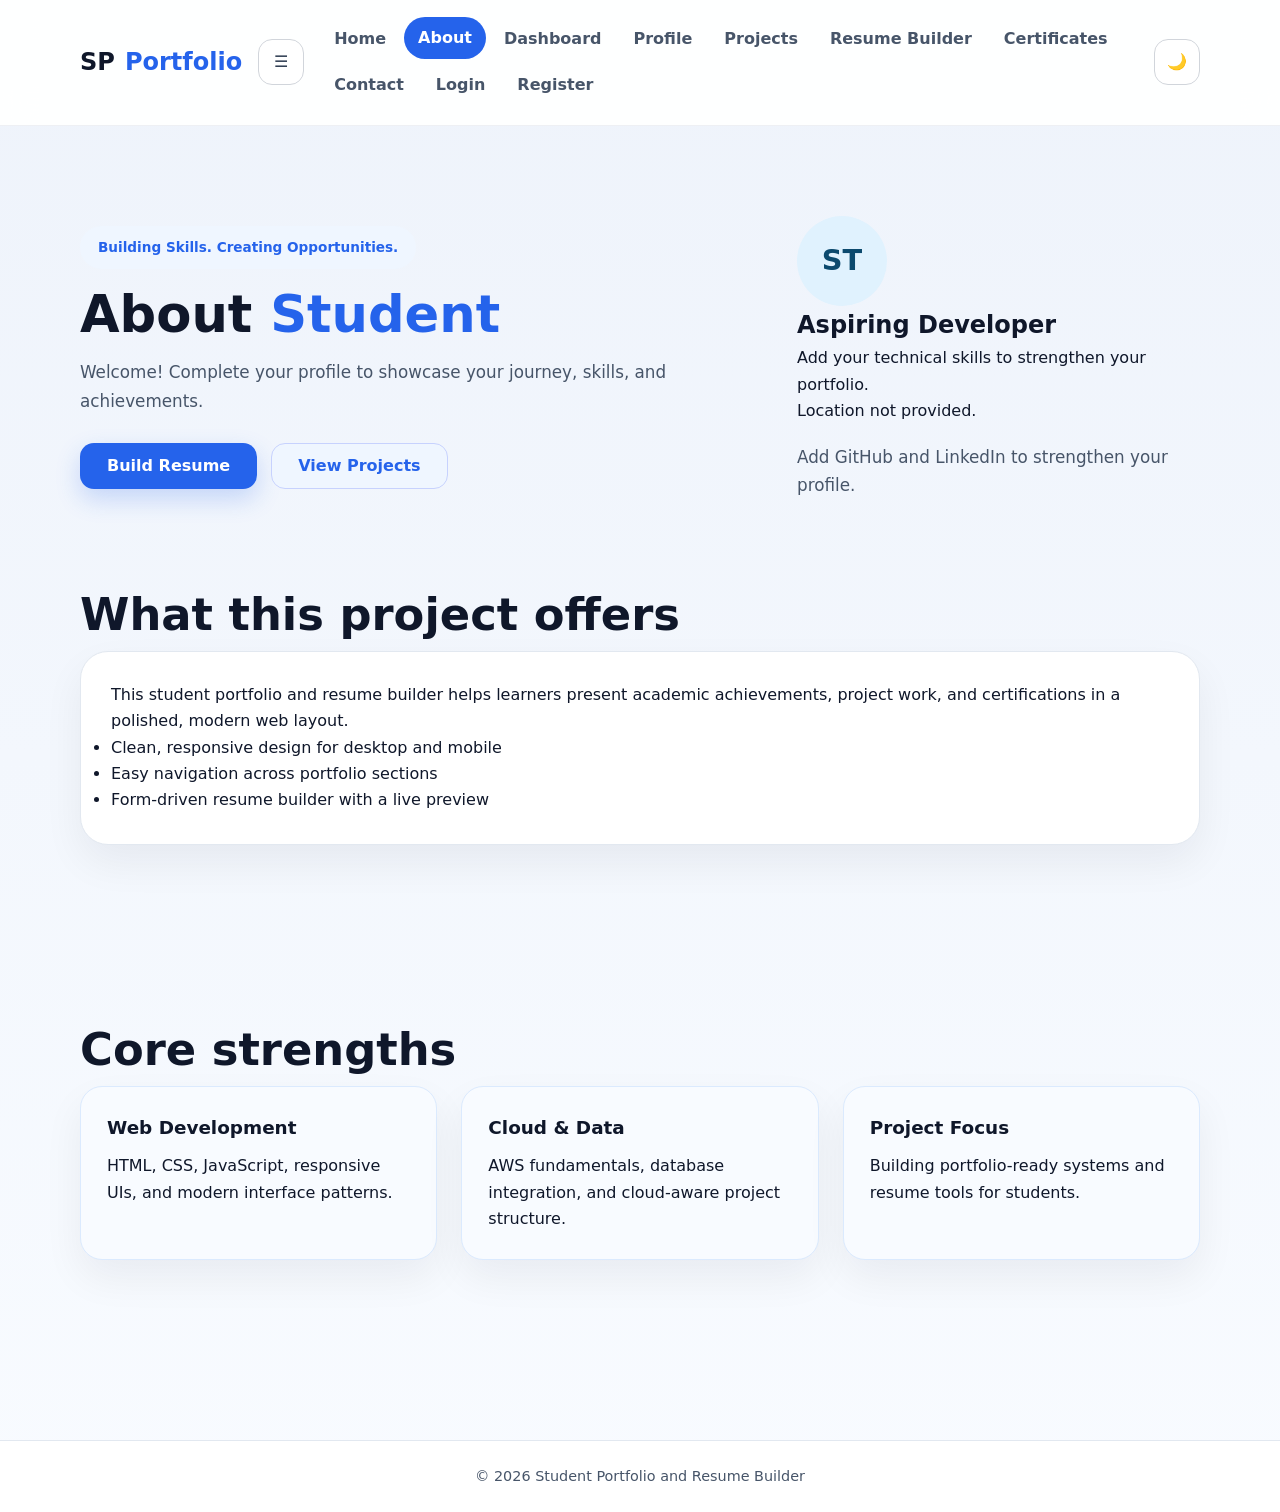
<file: frontend/pages/about.html>
<!DOCTYPE html>
<html lang="en">
<head>
  <meta charset="UTF-8" />
  <meta name="viewport" content="width=device-width, initial-scale=1.0" />
  <title>About | Student Portfolio Resume Builder</title>
  <link rel="icon" type="image/svg+xml" href="../assets/images/icons/favicon.svg" />
  <link rel="stylesheet" href="../assets/css/style.css" />

  <script src="../assets/js/config.js"></script>
  <script src="../assets/js/auth.js"></script>

  </head>
<body>
  <header class="header">
    <div class="container nav">
      <a href="../index.html" class="logo">SP<span>Portfolio</span></a>
      <button class="menu-btn" id="menuToggle" type="button" aria-label="Open menu">☰</button>
      <nav class="nav-links" id="navLinks" aria-label="Main navigation">
        <a href="../index.html#home">Home</a>
        <a href="about.html" class="active">About</a>
        <a href="dashboard.html">Dashboard</a>
        <a href="profile.html">Profile</a>
        <a href="projects.html">Projects</a>
        <a href="resume-builder.html">Resume Builder</a>
        <a href="certificates.html">Certificates</a>
        <a href="contact.html">Contact</a>
        <a href="login.html" data-auth="guest">Login</a>
        <a href="register.html" data-auth="guest">Register</a>
      </nav>
      <button class="theme-btn" id="themeToggle" type="button" aria-label="Toggle theme">🌙</button>
    </div>
  </header>

  <main class="page-section">
    <div class="container">
      <div class="hero-grid">
        <div class="hero-text">
          <span class="tag" id="aboutTag">Building Skills. Creating Opportunities.</span>
          <h1>About <span id="aboutNameHeading">Student</span></h1>
          <p class="subtitle" id="aboutBio">Welcome! Complete your profile to showcase your journey, skills, and achievements.</p>
          <div class="hero-actions">
            <a href="resume-builder.html" class="btn primary">Build Resume</a>
            <a href="projects.html" class="btn secondary">View Projects</a>
          </div>
        </div>

        <aside class="profile-card">
          <div class="profile-circle" id="aboutInitials">ST</div>
          <h2 id="aboutRole">Aspiring Developer</h2>
          <p id="aboutSkills">Add your technical skills to strengthen your portfolio.</p>
          <p id="aboutLocation">Location not provided.</p>
          <div class="hero-actions" style="justify-content:center; margin-top:18px; gap:10px;" id="aboutSocialLinks">
            <!-- GitHub / LinkedIn links populated dynamically -->
          </div>
        </aside>
      </div>

      <section class="section">
        <h2 class="section-title">What this project offers</h2>
        <div class="card">
          <p>
            This student portfolio and resume builder helps learners present academic achievements,
            project work, and certifications in a polished, modern web layout.
          </p>
          <ul>
            <li>Clean, responsive design for desktop and mobile</li>
            <li>Easy navigation across portfolio sections</li>
            <li>Form-driven resume builder with a live preview</li>
          </ul>
        </div>
      </section>

      <section class="section">
        <h2 class="section-title">Core strengths</h2>
        <div class="about-grid">
          <div class="info-card">
            <h3>Web Development</h3>
            <p>HTML, CSS, JavaScript, responsive UIs, and modern interface patterns.</p>
          </div>
          <div class="info-card">
            <h3>Cloud & Data</h3>
            <p>AWS fundamentals, database integration, and cloud-aware project structure.</p>
          </div>
          <div class="info-card">
            <h3>Project Focus</h3>
            <p>Building portfolio-ready systems and resume tools for students.</p>
          </div>
        </div>
      </section>
    </div>
  </main>

  <footer class="footer">
    <div class="container">
      <p>&copy; 2026 Student Portfolio and Resume Builder</p>
    </div>
  </footer>
  <script src="../assets/js/script.js"></script>
  <script>
    // Cached DOM elements, queried once and reused on every render.
    const els = {
      tag: document.getElementById("aboutTag"),
      name: document.getElementById("aboutNameHeading"),
      bio: document.getElementById("aboutBio"),
      initials: document.getElementById("aboutInitials"),
      role: document.getElementById("aboutRole"),
      skills: document.getElementById("aboutSkills"),
      location: document.getElementById("aboutLocation"),
      social: document.getElementById("aboutSocialLinks"),
    };

    const FALLBACKS = {
      name: "Student",
      role: "Aspiring Developer",
      tag: "Building Skills. Creating Opportunities.",
      bio: "Welcome! Complete your profile to showcase your journey, skills, and achievements.",
      skills: "Add your technical skills to strengthen your portfolio.",
      location: "Location not provided.",
      initials: "ST",
      social: '<p class="subtitle">Add GitHub and LinkedIn to strengthen your profile.</p>',
    };

    function escapeHTML(str) {
      if (str === null || str === undefined) return "";
      return String(str)
        .replace(/&/g, "&amp;")
        .replace(/</g, "&lt;")
        .replace(/>/g, "&gt;")
        .replace(/"/g, "&quot;")
        .replace(/'/g, "&#039;");
    }

    function isValidUrl(url) {
      if (!url) return false;
      try {
        const parsed = new URL(url);
        return parsed.protocol === "http:" || parsed.protocol === "https:";
      } catch (err) {
        return false;
      }
    }

    function getInitials(name) {
      const parts = name.trim().split(/\s+/).filter(Boolean);
      if (parts.length === 0) return FALLBACKS.initials;
      if (parts.length === 1) return parts[0].substring(0, 2).toUpperCase();
      return (parts[0][0] + parts[parts.length - 1][0]).toUpperCase();
    }

    function getSessionUserOrRedirect() {
      const user = Auth.getUser ? Auth.getUser() : null;
      if (!user || !user.userId) {
        return null;
      }
      return user;
    }

    async function fetchWithTimeout(url, options = {}, timeout = 10000) {
      const controller = new AbortController();
      const timer = setTimeout(() => controller.abort(), timeout);
      try {
        const response = await Auth.authFetch(url, {
          ...options,
          signal: controller.signal,
        });
        clearTimeout(timer);
        return response;
      } catch (err) {
        clearTimeout(timer);
        if (err.name === "AbortError") throw new Error("TIMEOUT");
        throw new Error("NETWORK");
      }
    }

    function renderSocialLinks(profile) {
      let html = "";

      const githubUrl = profile.githubUrl || profile.github || "";
      const linkedinUrl = profile.linkedinUrl || profile.linkedin || "";

      if (isValidUrl(githubUrl)) {
        html += `<a href="${escapeHTML(githubUrl)}" class="btn secondary" target="_blank" rel="noopener noreferrer">GitHub</a>`;
      }

      if (isValidUrl(linkedinUrl)) {
        html += `<a href="${escapeHTML(linkedinUrl)}" class="btn secondary" target="_blank" rel="noopener noreferrer">LinkedIn</a>`;
      }

      els.social.innerHTML = html || FALLBACKS.social;
    }

    function renderProfile(profile) {
      const user = Auth.getUser ? Auth.getUser() : {};
      const name = (profile.name || profile.fullName || user.userName || "").trim();

      els.tag.textContent = (profile.headline || "").trim() || FALLBACKS.tag;
      els.name.textContent = name || FALLBACKS.name;
      els.bio.textContent = (profile.bio || "").trim() || FALLBACKS.bio;
      els.initials.textContent = name ? getInitials(name) : FALLBACKS.initials;
      els.role.textContent = (profile.role || profile.headline || "").trim() || FALLBACKS.role;
      els.skills.textContent = (profile.skills || "").trim() || FALLBACKS.skills;
      els.location.textContent = (profile.location || profile.address || "").trim() || FALLBACKS.location;

      renderSocialLinks(profile);
    }

    function renderFallbackState() {
      els.tag.textContent = FALLBACKS.tag;
      els.name.textContent = FALLBACKS.name;
      els.bio.textContent = FALLBACKS.bio;
      els.initials.textContent = FALLBACKS.initials;
      els.role.textContent = FALLBACKS.role;
      els.skills.textContent = FALLBACKS.skills;
      els.location.textContent = FALLBACKS.location;
      els.social.innerHTML = FALLBACKS.social;
    }

    async function loadProfile() {
      const user = getSessionUserOrRedirect();
      if (!user) {
        renderFallbackState();
        return;
      }

      try {
        const response = await fetchWithTimeout(
          `${window.API_BASE}/api/profile`,
          { method: "GET" }
        );

        if (response.status === 401) {
          showToast("Session expired. Please log in again.", "error");
          Auth.logout();
          return;
        }

        if (response.status === 403) {
          showToast("Access denied.", "error");
          renderFallbackState();
          return;
        }

        if (response.status === 404) {
          showToast("Complete your profile to make your portfolio stand out.", "info");
          renderFallbackState();
          return;
        }

        if (response.status === 400) {
          showToast("Invalid request. Please try again.", "error");
          renderFallbackState();
          return;
        }

        if (!response.ok) {
          throw new Error("SERVER_" + response.status);
        }

        let profile;
        try {
          profile = await response.json();
        } catch (parseErr) {
          throw new Error("INVALID_RESPONSE");
        }

        if (!profile || typeof profile !== "object") {
          throw new Error("INVALID_RESPONSE");
        }

        renderProfile(profile);
      } catch (error) {
        console.error(error);
        renderFallbackState();

        if (error.message === "TIMEOUT") {
          showToast("Request timed out while loading profile.", "error");
        } else if (error.message === "NETWORK") {
          showToast("Network error while loading profile.", "error");
        } else if (error.message && error.message.startsWith("SERVER_")) {
          showToast("Server error while loading profile.", "error");
        } else if (error.message === "INVALID_RESPONSE") {
          showToast("Unexpected response from server.", "error");
        } else {
          showToast("Unable to load profile.", "error");
        }
      }
    }

    document.addEventListener("DOMContentLoaded", loadProfile);
  </script>
</body>
</html>
</file>
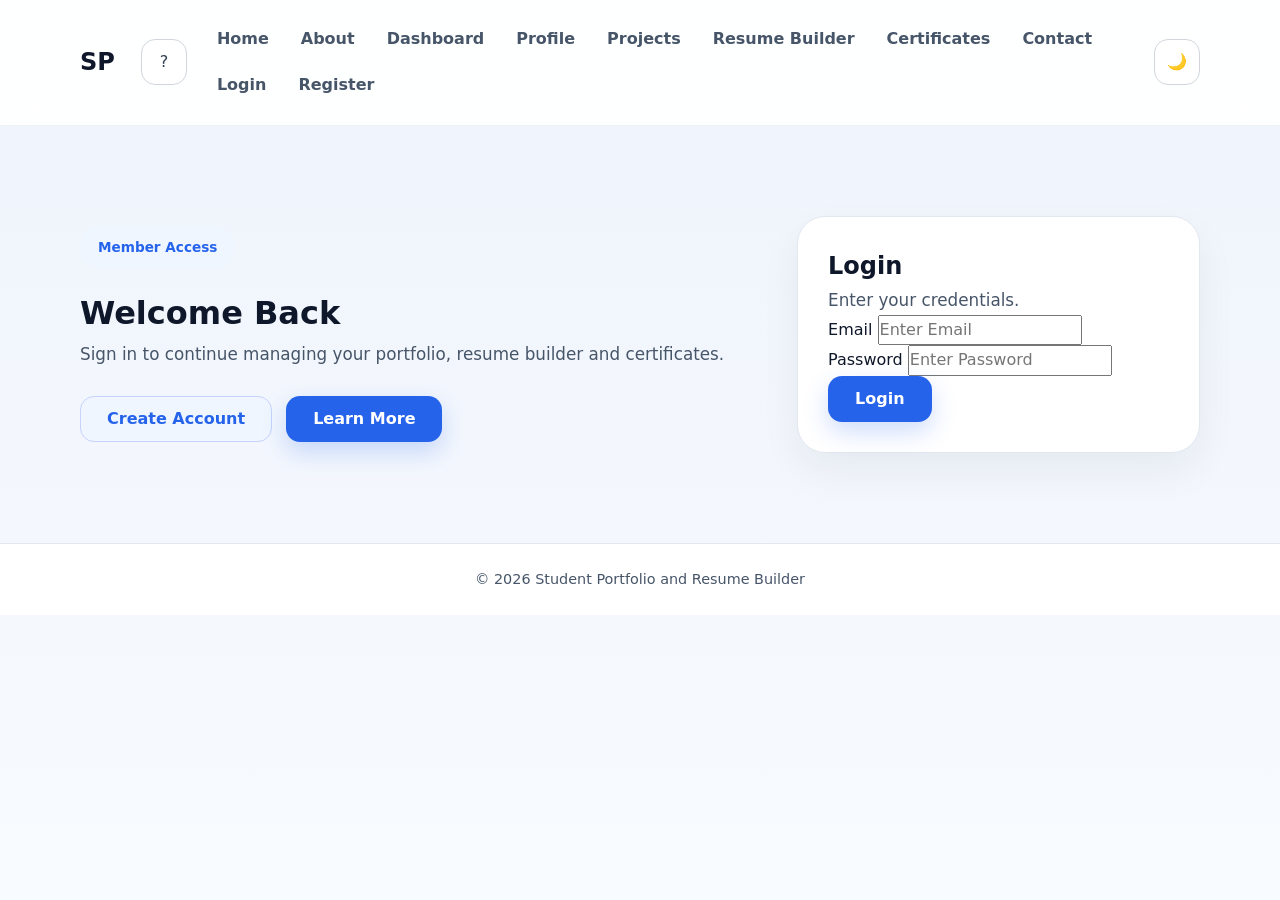
<file: frontend/pages/certificates.html>
<!doctype html>
<html lang="en">
  <head>
    <meta charset="UTF-8" />
    <meta name="viewport" content="width=device-width, initial-scale=1.0" />
    <title>Certificates | Student Portfolio</title>
  <link rel="icon" type="image/svg+xml" href="../assets/images/icons/favicon.svg" />
  <link rel="stylesheet" href="../assets/css/style.css" />

    <script src="../assets/js/config.js"></script>
    <script src="../assets/js/auth.js"></script>

    <script>
      if (!Auth.requireAuth("login.html")) {
        document.write("");
      }
    </script>
  </head>
  <body>
    <header class="header">
      <div class="container nav">
        <a href="../index.html" class="logo">SP<span>Portfolio</span></a>
        <button
          class="menu-btn"
          id="menuToggle"
          type="button"
          aria-label="Open menu"
        >
          ☰
        </button>
        <nav class="nav-links" id="navLinks" aria-label="Main navigation">
          <a href="../index.html#home">Home</a>
          <a href="about.html">About</a>
          <a href="dashboard.html">Dashboard</a>
          <a href="profile.html">Profile</a>
          <a href="projects.html">Projects</a>
          <a href="resume-builder.html">Resume Builder</a>
          <a href="certificates.html" class="active">Certificates</a>
          <a href="contact.html">Contact</a>
          <a href="login.html" data-auth="guest">Login</a>
          <a href="register.html" data-auth="guest">Register</a>
        </nav>
        <button
          class="theme-btn"
          id="themeToggle"
          type="button"
          aria-label="Toggle theme"
        >
          🌙
        </button>
      </div>
    </header>

    <main class="page-section certificates">
      <div class="container">
        <div class="hero-grid">
          <div>
            <span class="tag">Professional Growth • Verified Skills</span>
            <h1>Certificates & Achievements</h1>
            <p class="subtitle">
              Showcase your certifications, courses, and learning milestones
              with a polished academic profile.
            </p>
            <div class="hero-actions">
              <a href="profile.html" class="btn primary">View Profile</a>
              <a href="resume-builder.html" class="btn secondary"
                >Build Resume</a
              >
            </div>
          </div>
          <aside class="hero-card">
            <h3>Certified Learning Path</h3>
            <p class="subtitle">
              Use this page to highlight credible certifications for internships
              and student portfolios.
            </p>
          </aside>
        </div>

        <section class="section">
          <h2 class="section-title">Validations & Training</h2>
          <p class="section-description">
            These certificates reflect core skills in cloud computing, web
            development, Java programming, and data science.
          </p>
          <div class="card">
            <h2>Add Certificate</h2>

            <form id="certificateForm" autocomplete="off">
              <div class="form-group">
                <label for="certificateName">Certificate Name</label>
                <input type="text" id="certificateName" maxlength="200" required />
              </div>

              <div class="form-group">
                <label for="issuer">Issuing Organization</label>
                <input type="text" id="issuer" maxlength="200" required />
              </div>

              <div class="form-group">
                <label for="issueDate">Issue Date</label>
                <input type="date" id="issueDate" />
              </div>

              <div class="form-group">
                <label for="certificateUrl">Certificate URL</label>
                <input
                  type="url"
                  id="certificateUrl"
                  maxlength="500"
                  placeholder="https://..."
                />
              </div>

              <button type="submit" class="btn primary" id="saveCertificateBtn">
                Save Certificate
              </button>
            </form>
          </div>

          <br /><br />
          <div class="certificate-grid" id="certificateList">
            <p>Loading Certificates...</p>
          </div>
        </section>
      </div>
    </main>

    <footer class="footer">
      <div class="container">
        <p>&copy; 2026 Student Portfolio and Resume Builder</p>
      </div>
    </footer>
    <script src="../assets/js/script.js"></script>
    <script>
      const baseUrl = window.API_BASE;
      const certificateForm = document.getElementById("certificateForm");
      const certificateList = document.getElementById("certificateList");
      const saveCertificateBtn = document.getElementById("saveCertificateBtn");

      function escapeHTML(str) {
        if (str === null || str === undefined) return "";
        return String(str)
          .replace(/&/g, "&amp;")
          .replace(/</g, "&lt;")
          .replace(/>/g, "&gt;")
          .replace(/"/g, "&quot;")
          .replace(/'/g, "&#039;");
      }

      function isValidUrl(url) {
        if (!url) return false;
        try {
          const parsed = new URL(url);
          return parsed.protocol === "http:" || parsed.protocol === "https:";
        } catch (err) {
          return false;
        }
      }

      function isValidCertificateUrl(url) {
        if (!url) return true;
        try {
          const parsed = new URL(url);
          return parsed.protocol === "http:" || parsed.protocol === "https:";
        } catch (err) {
          return false;
        }
      }

      function getSessionUserOrRedirect() {
        const user = Auth.getUser ? Auth.getUser() : null;
        if (!user || !user.userId) {
          showToast("Session expired. Please log in again.", "error");
          Auth.logout();
          return null;
        }
        return user;
      }

      async function fetchWithTimeout(url, options = {}, timeout = 10000) {
        const controller = new AbortController();
        const timer = setTimeout(() => controller.abort(), timeout);
        try {
          const response = await Auth.authFetch(url, {
            ...options,
            signal: controller.signal,
          });
          clearTimeout(timer);
          return response;
        } catch (err) {
          clearTimeout(timer);
          if (err.name === "AbortError") {
            throw new Error("TIMEOUT");
          }
          throw new Error("NETWORK");
        }
      }

      certificateForm.addEventListener("submit", async function (e) {
        e.preventDefault();

        const user = getSessionUserOrRedirect();
        if (!user) return;

        const certificateName = document
          .getElementById("certificateName")
          .value.trim();
        const issuer = document.getElementById("issuer").value.trim();
        const issueDate = document.getElementById("issueDate").value.trim();
        const certificateUrl = document
          .getElementById("certificateUrl")
          .value.trim();

        if (!certificateName) {
          showToast("Certificate name is required.", "error");
          return;
        }

        if (!issuer) {
          showToast("Issuing organization is required.", "error");
          return;
        }

        if (certificateUrl && !isValidCertificateUrl(certificateUrl)) {
          showToast("Please enter a valid certificate URL.", "error");
          return;
        }

        const data = {
          userId: Number(user.userId),
          certificateName: certificateName,
          issuer: issuer,
          issueDate: issueDate,
          certificateUrl: certificateUrl,
        };

        const originalBtnText = saveCertificateBtn.textContent;
        saveCertificateBtn.disabled = true;
        saveCertificateBtn.textContent = "Saving Certificate...";

        try {
          const response = await fetchWithTimeout(
            `${baseUrl}/api/certificates`,
            {
              method: "POST",
              headers: {
                "Content-Type": "application/json",
              },
              body: JSON.stringify(data),
            }
          );
          if (response.status === 403) {
            showToast("Access denied.", "error");
            return;
          }

          if (response.status === 404) {
            showToast("Certificate endpoint not found.", "error");
            return;
          }

          if (response.status === 400) {
            let message = "";
            try {
              message = await response.text();
            } catch (readErr) {
              message = "";
            }
            showToast(message || "Invalid certificate data. Please check your entries.", "error");
            return;
          }

          if (!response.ok) {
            throw new Error("SERVER_" + response.status);
          }

          let result;
          try {
            result = await response.text();
          } catch (parseErr) {
            throw new Error("INVALID_RESPONSE");
          }

          showToast(result || "Certificate saved successfully.", "success");

          certificateForm.reset();
          document.getElementById("certificateName").focus();

          await loadCertificates();
        } catch (error) {
          console.error(error);

          if (error.message === "TIMEOUT") {
            showToast("Request timed out. Please try again.", "error");
          } else if (error.message === "NETWORK") {
            showToast("Network error. Check your connection.", "error");
          } else if (error.message && error.message.startsWith("SERVER_")) {
            showToast("Server error. Please try again later.", "error");
          } else if (error.message === "INVALID_RESPONSE") {
            showToast("Unexpected response from server.", "error");
          } else {
            showToast("Unable to save certificate.", "error");
          }
        } finally {
          saveCertificateBtn.disabled = false;
          saveCertificateBtn.textContent = originalBtnText;
        }
      });

      async function loadCertificates() {
        const user = getSessionUserOrRedirect();
        if (!user) return;

        certificateList.innerHTML = "<p>Loading Certificates...</p>";

        try {
          const response = await fetchWithTimeout(
            `${baseUrl}/api/certificates`,
            { method: "GET" },
          );

          if (response.status === 403) {
            showToast("Access denied.", "error");
            certificateList.innerHTML = "<p>Access denied.</p>";
            return;
          }

          if (response.status === 404) {
            certificateList.innerHTML =
              "<p>No certificates found. Add your first certificate.</p>";
            return;
          }

          if (!response.ok) {
            throw new Error("SERVER_" + response.status);
          }

          let certificates;
          try {
            certificates = await response.json();
          } catch (parseErr) {
            throw new Error("INVALID_RESPONSE");
          }

          if (!Array.isArray(certificates) || certificates.length === 0) {
            certificateList.innerHTML =
              "<p>No certificates found. Add your first certificate.</p>";
            return;
          }

          let html = "";

          certificates.forEach((certificate) => {
            const safeName = escapeHTML(certificate.certificateName);
            const safeIssuer = escapeHTML(certificate.issuer);
            const safeDate = escapeHTML(certificate.issueDate);
            const certificateUrl = certificate.certificateUrl?.trim() || "";

            html += `
          <article class="certificate-card">
            <h2>${safeName}</h2>

            <p class="certificate-issuer">
              ${safeIssuer}
            </p>

            <p class="certificate-date">
              ${safeDate}
            </p>

            ${
              certificateUrl && isValidUrl(certificateUrl)
                ? `<a href="${escapeHTML(certificateUrl)}"
               target="_blank"
               rel="noopener noreferrer"
               class="btn secondary">
               View Certificate
            </a>`
                : ""
            }
          </article>
        `;
          });

          certificateList.innerHTML = html;
        } catch (error) {
          console.error(error);

          if (error.message === "TIMEOUT") {
            certificateList.innerHTML =
              "<p>Request timed out. Please try again.</p>";
            showToast("Request timed out while loading certificates.", "error");
          } else if (error.message === "NETWORK") {
            certificateList.innerHTML = "<p>Unable to load certificates</p>";
            showToast("Network error while loading certificates.", "error");
          } else if (error.message && error.message.startsWith("SERVER_")) {
            certificateList.innerHTML = "<p>Unable to load certificates</p>";
            showToast("Server error while loading certificates.", "error");
          } else if (error.message === "INVALID_RESPONSE") {
            certificateList.innerHTML = "<p>Unable to load certificates</p>";
            showToast("Unexpected response from server.", "error");
          } else {
            certificateList.innerHTML = "<p>Unable to load certificates</p>";
            showToast("Unable to load certificates.", "error");
          }
        }
      }

      document.addEventListener("DOMContentLoaded", () => {
        loadCertificates();
      });
    </script>
  </body>
</html>
</file>
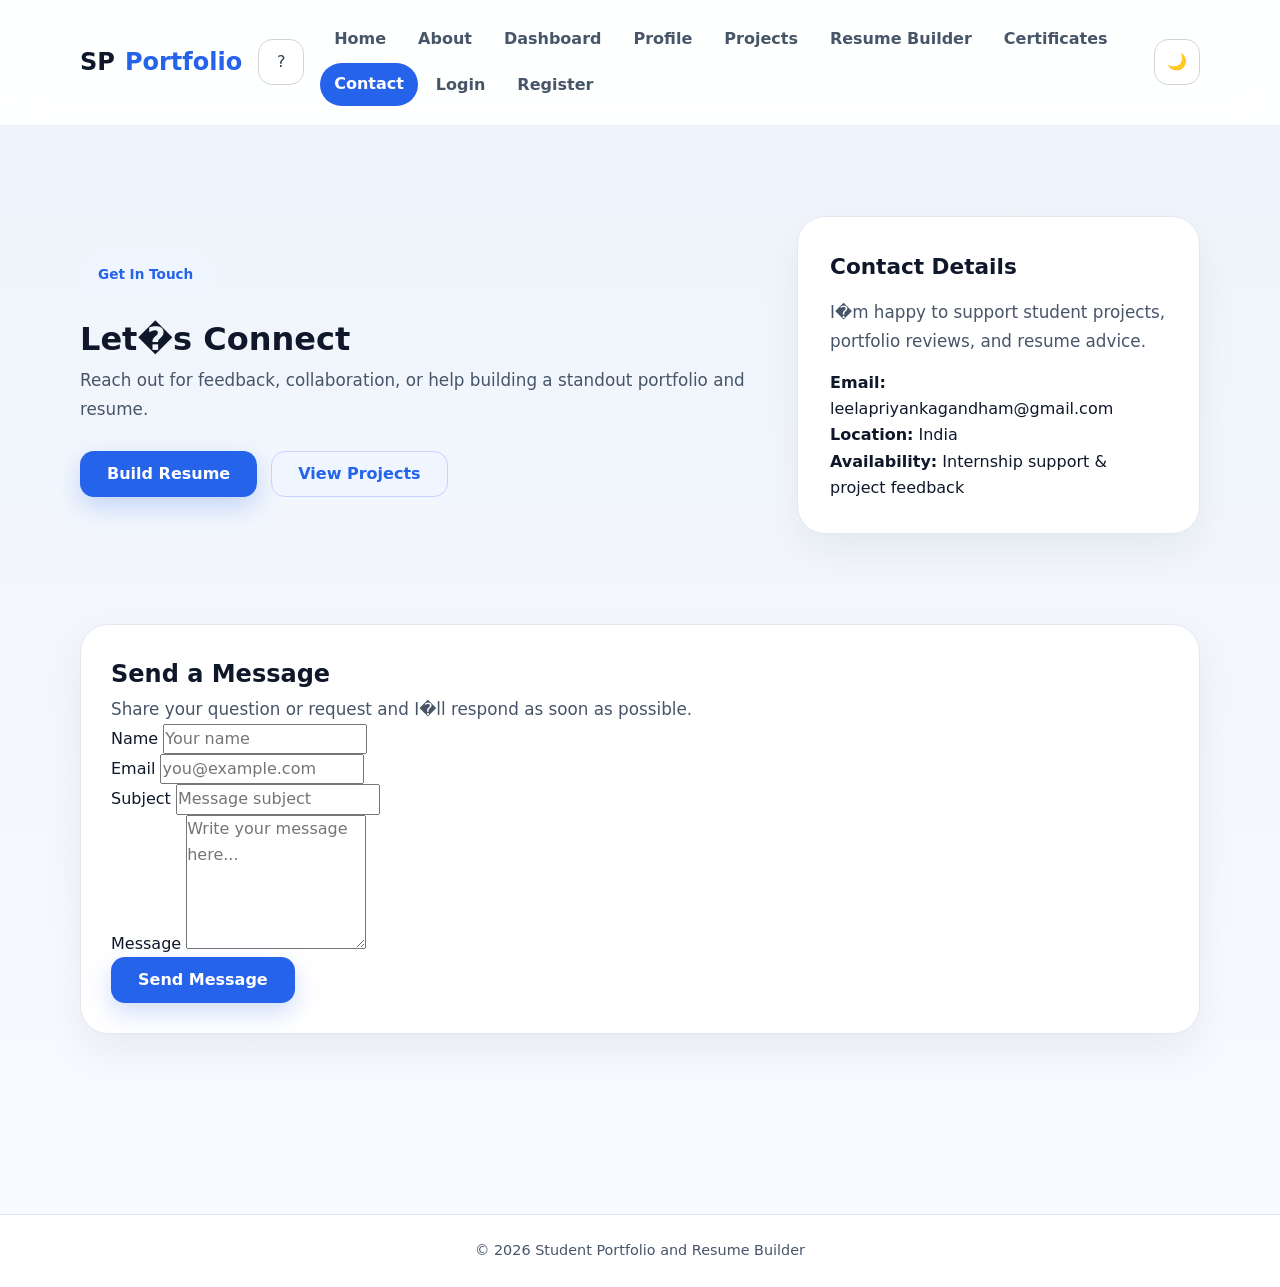
<file: frontend/pages/contact.html>
<!doctype html>
<html lang="en">
  <head>
    <meta charset="UTF-8" />
    <meta name="viewport" content="width=device-width, initial-scale=1.0" />
    <title>Contact | Student Portfolio</title>
  <link rel="icon" type="image/svg+xml" href="../assets/images/icons/favicon.svg" />
  <link rel="stylesheet" href="../assets/css/style.css" />
    <script src="../assets/js/config.js"></script>
    <script src="../assets/js/auth.js"></script>

  </head>
  <body>
    <header class="header">
      <div class="container nav">
        <a href="../index.html" class="logo">SP<span>Portfolio</span></a>
        <button
          class="menu-btn"
          id="menuToggle"
          type="button"
          aria-label="Open menu"
        >
          ?
        </button>
        <nav class="nav-links" id="navLinks" aria-label="Main navigation">
          <a href="../index.html#home">Home</a>
          <a href="about.html">About</a>
          <a href="dashboard.html">Dashboard</a>
          <a href="profile.html">Profile</a>
          <a href="projects.html">Projects</a>
          <a href="resume-builder.html">Resume Builder</a>
          <a href="certificates.html">Certificates</a>
          <a href="contact.html" class="active">Contact</a>
          <a href="login.html" data-auth="guest">Login</a>
          <a href="register.html" data-auth="guest">Register</a>
        </nav>
        <button
          class="theme-btn"
          id="themeToggle"
          type="button"
          aria-label="Toggle theme"
        >
          ??
        </button>
      </div>
    </header>

    <main class="page-section">
      <div class="container">
        <div class="hero-grid">
          <div>
            <span class="tag">Get In Touch</span>
            <h1>Let�s Connect</h1>
            <p class="subtitle">
              Reach out for feedback, collaboration, or help building a standout
              portfolio and resume.
            </p>
            <div class="hero-actions">
              <a href="resume-builder.html" class="btn primary">Build Resume</a>
              <a href="projects.html" class="btn secondary">View Projects</a>
            </div>
          </div>

          <aside class="hero-card card">
            <h3>Contact Details</h3>
            <p class="subtitle">
              I�m happy to support student projects, portfolio reviews, and
              resume advice.
            </p>
            <div class="info-list">
              <p><strong>Email:</strong> leelapriyankagandham@gmail.com</p>
              <p><strong>Location:</strong> India</p>
              <p>
                <strong>Availability:</strong> Internship support & project
                feedback
              </p>
            </div>
          </aside>
        </div>

        <section class="section">
          <div class="form-card card">
            <h2>Send a Message</h2>
            <p class="subtitle">
              Share your question or request and I�ll respond as soon as
              possible.
            </p>
            <form id="contactForm" autocomplete="off">
              <div class="form-group">
                <label for="name">Name</label>
                <input id="name" type="text" maxlength="150" placeholder="Your name" required />
              </div>
              <div class="form-group">
                <label for="email">Email</label>
                <input id="email" type="email" maxlength="150" placeholder="you@example.com" required />
              </div>
              <div class="form-group">
                <label for="subject">Subject</label>
                <input id="subject" type="text" maxlength="200" placeholder="Message subject" required />
              </div>
              <div class="form-group">
                <label for="message">Message</label>
                <textarea
                  id="message"
                  rows="5"
                  placeholder="Write your message here..."
                  required
                ></textarea>
              </div>
              <button type="submit" class="btn primary" id="sendMessageBtn">
                Send Message
              </button>
            </form>
          </div>
        </section>
      </div>
    </main>

    <footer class="footer">
      <div class="container">
        <p>&copy; 2026 Student Portfolio and Resume Builder</p>
      </div>
    </footer>
    
    <script src="../assets/js/script.js"></script>
    <script>
      const contactForm = document.getElementById("contactForm");
      const sendMessageBtn = document.getElementById("sendMessageBtn");

      function escapeHTML(str) {
        if (str === null || str === undefined) return "";
        return String(str)
          .replace(/&/g, "&amp;")
          .replace(/</g, "&lt;")
          .replace(/>/g, "&gt;")
          .replace(/"/g, "&quot;")
          .replace(/'/g, "&#039;");
      }

      function isValidEmail(email) {
        return /^[^\s@]+@[^\s@]+\.[^\s@]+$/.test(email);
      }

      function getSessionUserOrRedirect() {
        const user = Auth.getUser ? Auth.getUser() : null;
        if (!user || !user.userId) {
          return null;
        }
        return user;
      }

      async function fetchWithTimeout(url, options = {}, timeout = 10000) {
        const controller = new AbortController();
        const timer = setTimeout(() => controller.abort(), timeout);
        try {
          const response = await Auth.authFetch(url, {
            ...options,
            signal: controller.signal,
          });
          clearTimeout(timer);
          return response;
        } catch (err) {
          clearTimeout(timer);
          if (err.name === "AbortError") {
            throw new Error("TIMEOUT");
          }
          throw new Error("NETWORK");
        }
      }
      const baseUrl = window.API_BASE;
      contactForm.addEventListener("submit", async function (e) {
        e.preventDefault();

        const user = getSessionUserOrRedirect();
        if (!user) {
          showToast("Please log in before sending a contact message.", "error");
          return;
        }

        const name = document.getElementById("name").value.trim();
        const email = document.getElementById("email").value.trim();
        const subject = document.getElementById("subject").value.trim();
        const message = document.getElementById("message").value.trim();

        if (!name) {
          showToast("Name is required.", "error");
          return;
        }

        if (!email || !isValidEmail(email)) {
          showToast("Please enter a valid email address.", "error");
          return;
        }

        if (!subject) {
          showToast("Subject is required.", "error");
          return;
        }

        if (!message) {
          showToast("Message is required.", "error");
          return;
        }

        const data = {
          userId: Number(user.userId),
          name: name,
          email: email,
          subject: subject,
          message: message,
        };

        const originalBtnText = sendMessageBtn.textContent;
        sendMessageBtn.disabled = true;
        sendMessageBtn.textContent = "Sending...";

        try {
          const response = await fetchWithTimeout(
            `${baseUrl}/api/contact`,
            {
              method: "POST",
              headers: {
                "Content-Type": "application/json",
              },
              body: JSON.stringify(data),
            }
          );

          if (response.status === 403) {
            showToast("Access denied.", "error");
            return;
          }

          if (response.status === 404) {
            showToast("Contact endpoint not found.", "error");
            return;
          }

          if (response.status === 400) {
            let message = "";
            try {
              message = await response.text();
            } catch (readErr) {
              message = "";
            }
            showToast(message || "Invalid message data. Please check your entries.", "error");
            return;
          }

          if (!response.ok) {
            throw new Error("SERVER_" + response.status);
          }

          let result;
          try {
            result = await response.text();
          } catch (parseErr) {
            throw new Error("INVALID_RESPONSE");
          }

          showToast(result || "Message sent successfully.", "success");

          contactForm.reset();
          document.getElementById("name").focus();
        } catch (error) {
          console.error(error);

          if (error.message === "TIMEOUT") {
            showToast("Request timed out. Please try again.", "error");
          } else if (error.message === "NETWORK") {
            showToast("Network error. Check your connection.", "error");
          } else if (error.message && error.message.startsWith("SERVER_")) {
            showToast("Server error. Please try again later.", "error");
          } else if (error.message === "INVALID_RESPONSE") {
            showToast("Unexpected response from server.", "error");
          } else {
            showToast("Unable to send message.", "error");
          }
        } finally {
          sendMessageBtn.disabled = false;
          sendMessageBtn.textContent = originalBtnText;
        }
      });
    </script>
  </body>
</html>
</file>
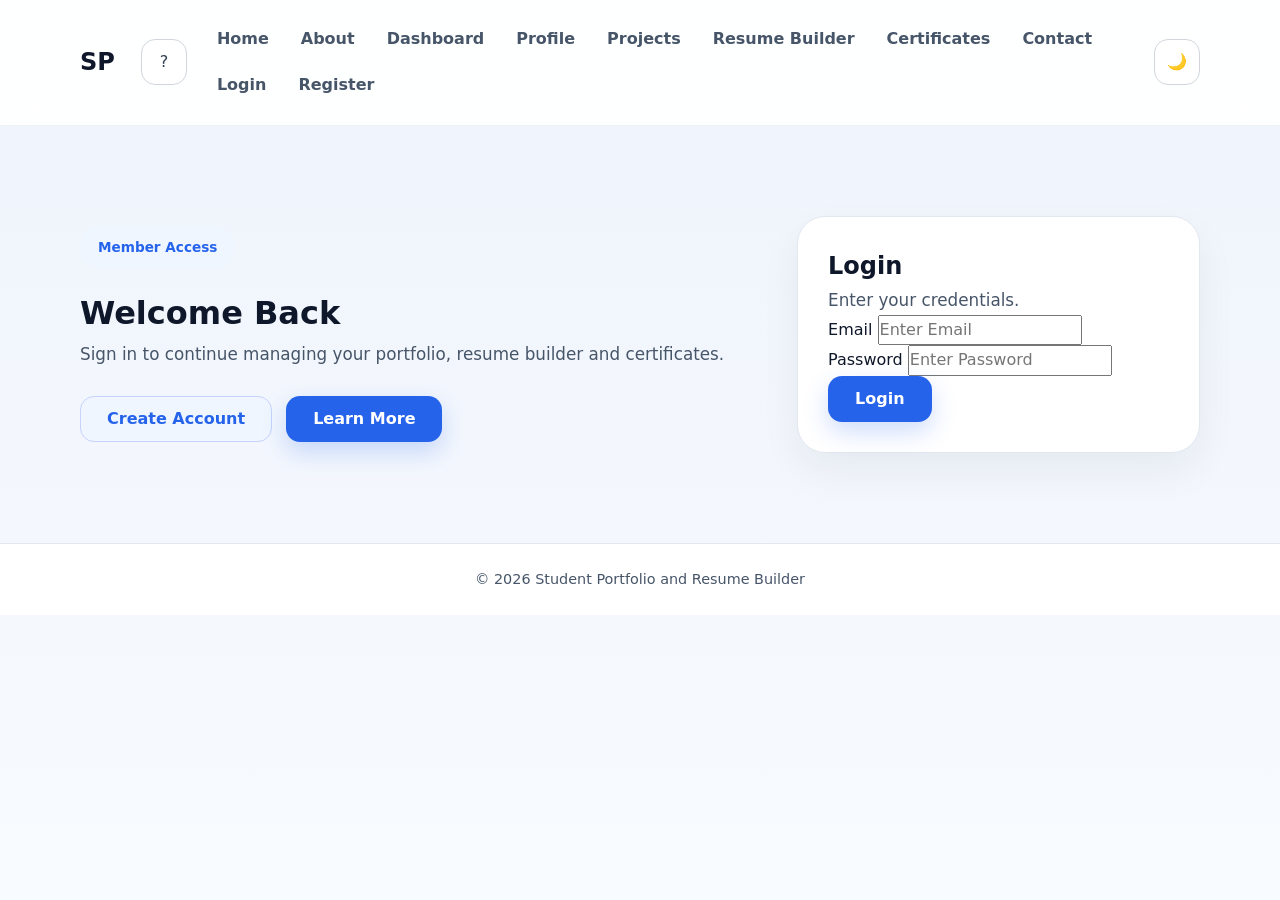
<file: frontend/pages/dashboard.html>
<!doctype html>
<html lang="en">
  <head>
    <meta charset="UTF-8" />
    <meta name="viewport" content="width=device-width, initial-scale=1.0" />
    <title>Dashboard | Student Portfolio</title>
  <link rel="icon" type="image/svg+xml" href="../assets/images/icons/favicon.svg" />
  <link rel="stylesheet" href="../assets/css/style.css" />

    <script src="../assets/js/config.js"></script>
    <script src="../assets/js/auth.js"></script>
    <script>
      // Route guard � runs before page paints
      if (!Auth.requireAuth("login.html")) {
        document.write(""); // stop further rendering; redirect already triggered
      }
    </script>
  </head>
  <body>
    <header class="header">
      <div class="container nav">
        <a href="../index.html" class="logo">SP<span></span></a>

        <button class="menu-btn" id="menuToggle">?</button>

        <nav class="nav-links" id="navLinks">
          <a href="../index.html#home">Home</a>
          <a href="about.html">About</a>
          <a href="dashboard.html" class="active">Dashboard</a>
          <a href="profile.html">Profile</a>
          <a href="projects.html">Projects</a>
          <a href="resume-builder.html">Resume Builder</a>
          <a href="certificates.html">Certificates</a>
          <a href="contact.html">Contact</a>
          <a href="login.html" data-auth="guest">Login</a>
          <a href="register.html" data-auth="guest">Register</a>
        </nav>

        <button class="theme-btn" id="themeToggle">??</button>
      </div>
    </header>

    <main class="page-section">
      <div class="container">
        <div class="hero-grid">
          <div>
            <span class="tag">Dashboard</span>

            <h1>Welcome to Student Portfolio</h1>

            <p class="subtitle">
              Successfully logged in. Manage your projects, certificates, resume
              and portfolio from one place.
            </p>

            <h3 id="welcomeUser"></h3>

            <div class="hero-actions">
              <a href="projects.html" class="btn primary"> View Projects </a>

              <a href="certificates.html" class="btn secondary">
                See Certificates
              </a>

              <button class="btn secondary" id="logoutBtn">Logout</button>
            </div>
          </div>

          <aside class="hero-card">
            <h3>Quick Summary</h3>

            <p class="subtitle">
              Stay organized while building your student portfolio.
            </p>

            <div class="info-list">
              <p>
                <strong>Next Goal:</strong>
                Add more projects.
              </p>

              <p>
                <strong>Certificate Focus:</strong>
                AWS Cloud.
              </p>

              <p>
                <strong>Status:</strong>
                Logged In Successfully.
              </p>
            </div>
          </aside>
        </div>

        <section class="section">
          <div class="dashboard-grid">
            <article class="dashboard-card">
              <h2>Projects</h2>

              <p id="projectCount">Loading...</p>
            </article>

            <article class="dashboard-card">
              <h2>Certificates</h2>

              <p id="certificateCount">Loading...</p>
            </article>

            <article class="dashboard-card">
              <h2>Resumes</h2>

              <p id="resumeCount">Loading...</p>
            </article>

            <article class="dashboard-card">
              <h2>Contacts</h2>

              <p id="contactCount">Loading...</p>
            </article>

            <article class="dashboard-card">
              <h2>Skills</h2>

              <p>Highlight your technical skills.</p>
            </article>
          </div>
        </section>
      </div>
    </main>

    <footer class="footer">
      <div class="container">
        <p>&copy; 2026 Student Portfolio and Resume Builder</p>
      </div>
    </footer>

    <script>
      // --------------------------------------------------------
      // 1. Strict session verification � never trust a partial session
      // --------------------------------------------------------
      const user = Auth.getUser();

      if (!user || !user.userId || user.userId === "null" || user.userId === "undefined") {
        Auth.logout("login.html");
        throw new Error("Invalid session � redirecting to login.");
      }

      // --------------------------------------------------------
      // 6. Welcome section � name, falls back to email only
      // --------------------------------------------------------
      const welcomeEl = document.getElementById("welcomeUser");
      welcomeEl.innerText = user.userName
        ? `Logged in as: ${user.userName} (${user.userEmail || "no email"})`
        : `Logged in as: ${user.userEmail || "Unknown user"}`;

      // --------------------------------------------------------
      // 7. Logout is handled by auth.js and clears all session keys while
      //    preserving unrelated preferences such as theme.
      // --------------------------------------------------------
      

      // --------------------------------------------------------
      // 5. Safely normalize any API response shape into a count
      // --------------------------------------------------------
      function normalizeCount(payload) {
        if (payload === null || payload === undefined) return 0;
        if (Array.isArray(payload)) return payload.length;
        if (typeof payload === "object") {
          if (Array.isArray(payload.data)) return payload.data.length;
          if (Array.isArray(payload.items)) return payload.items.length;
          if (Array.isArray(payload.content)) return payload.content.length;
          if (typeof payload.count === "number") return payload.count;
        }
        return 0;
      }

      // --------------------------------------------------------
      // 3. Fetch a count with full error-path handling + timeout
      // --------------------------------------------------------
      async function fetchCount(endpoint, label) {
        const controller = new AbortController();
        const timeoutId = setTimeout(() => controller.abort(), 10000);

        try {
          const res = await Auth.authFetch(
            `${window.API_BASE}${endpoint}`,
            { signal: controller.signal }
          );
          clearTimeout(timeoutId);

          if (res.status === 403) {
            showToast(`You don't have access to ${label}.`, "error");
            return null;
          }
          if (res.status >= 500) {
            showToast(`Server error while loading ${label}. Please try again later.`, "error");
            return null;
          }
          if (!res.ok) {
            showToast(`Unable to load ${label} (status ${res.status}).`, "error");
            return null;
          }

          let json;
          try {
            json = await res.json();
          } catch (parseErr) {
            console.error(`${label} JSON parse error:`, parseErr);
            showToast(`${label} returned an unreadable response.`, "error");
            return null;
          }

          return normalizeCount(json);
        } catch (err) {
          clearTimeout(timeoutId);
          if (err.name === "AbortError") {
            showToast(`Loading ${label} timed out. Check your connection.`, "error");
          } else {
            console.error(`${label} fetch error:`, err);
            showToast(`Unable to connect to server for ${label}.`, "error");
          }
          return null;
        }
      }

      // --------------------------------------------------------
      // 4 + 11. Loading state + reusable DOM update helper
      // --------------------------------------------------------
      const countEls = {
        project:     document.getElementById("projectCount"),
        certificate: document.getElementById("certificateCount"),
        resume:      document.getElementById("resumeCount"),
        contact:     document.getElementById("contactCount"),
      };

      function setCount(key, count, label) {
        countEls[key].innerText = count === null ? "Unavailable" : `${count} ${label}`;
      }

      async function loadDashboard() {
        Object.values(countEls).forEach((el) => (el.innerText = "Loading..."));

        const [projectCount, certificateCount, resumeCount, contactCount] = await Promise.all([
          fetchCount("/api/projects", "Projects"),
          fetchCount("/api/certificates", "Certificates"),
          fetchCount("/api/resume", "Resumes"),
          fetchCount("/api/contact", "Contacts"),
        ]);

        setCount("project", projectCount, "Projects");
        setCount("certificate", certificateCount, "Certificates");
        setCount("resume", resumeCount, "Resumes");
        setCount("contact", contactCount, "Messages");
      }

      loadDashboard();
    </script>
    <script src="../assets/js/script.js"></script>
  </body>
</html>
</file>
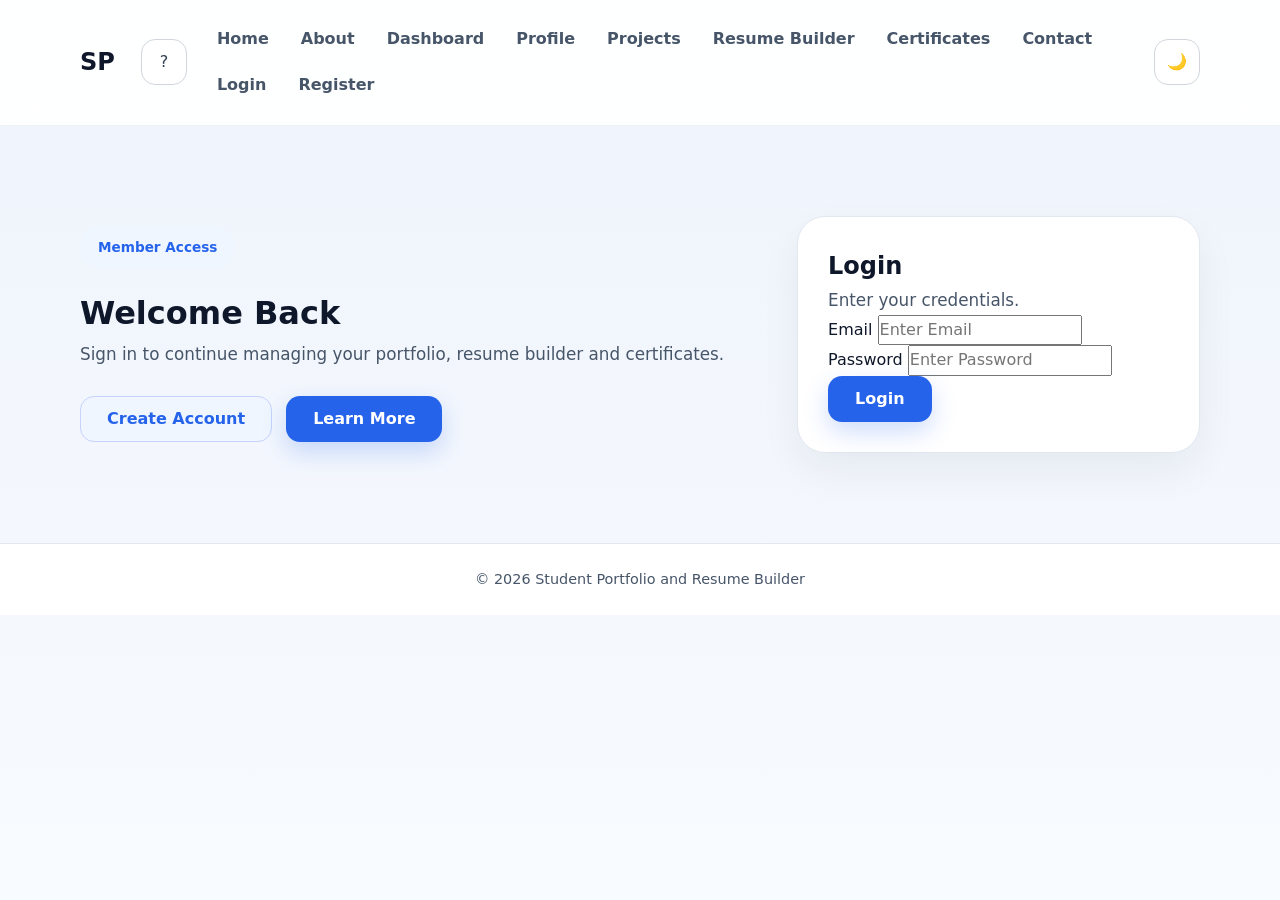
<file: frontend/pages/edit-profile.html>
<!DOCTYPE html>
<html lang="en">
<head>
  <meta charset="UTF-8">
  <meta name="viewport" content="width=device-width, initial-scale=1.0">
  <title>Edit Profile</title>
  <link rel="icon" type="image/svg+xml" href="../assets/images/icons/favicon.svg" />
  <link rel="stylesheet" href="../assets/css/style.css">
  <script src="../assets/js/config.js"></script>
  <script src="../assets/js/auth.js"></script>
  <script>
    if (!Auth.requireAuth("login.html")) {
      document.write("");
    }
  </script>
  </head>

<body>

<header class="header">
  <div class="container nav">
    <a href="../index.html" class="logo">SP<span>Portfolio</span></a>
    <button class="menu-btn" id="menuToggle" type="button" aria-label="Open menu">☰</button>
    <nav class="nav-links" id="navLinks" aria-label="Main navigation">
      <a href="../index.html#home">Home</a>
      <a href="about.html">About</a>
      <a href="dashboard.html">Dashboard</a>
      <a href="profile.html">Profile</a>
      <a href="projects.html">Projects</a>
      <a href="resume-builder.html">Resume Builder</a>
      <a href="certificates.html">Certificates</a>
      <a href="contact.html">Contact</a>
      <a href="login.html" data-auth="guest">Login</a>
      <a href="register.html" data-auth="guest">Register</a>
    </nav>
    <button class="theme-btn" id="themeToggle" type="button" aria-label="Toggle theme">🌙</button>
  </div>
</header>

<main class="page-section">

<div class="container">

<div class="card">

<h2>Edit Profile</h2>

<form id="profileForm">

<div class="form-group">
<label for="headline">Headline</label>
<input type="text" id="headline">
</div>

<div class="form-group">
<label for="bio">Bio</label>
<textarea id="bio"></textarea>
</div>

<div class="form-group">
<label for="phone">Phone</label>
<input type="text" id="phone">
</div>

<div class="form-group">
<label for="address">Address</label>
<textarea id="address"></textarea>
</div>

<div class="form-group">
<label for="linkedin">LinkedIn URL</label>
<input type="text" id="linkedin">
</div>

<div class="form-group">
<label for="github">GitHub URL</label>
<input type="text" id="github">
</div>

<button type="submit" class="btn primary">
Save Profile
</button>

</form>

</div>

</div>

</main>

<script>

// Load the current user's saved profile once when the edit page opens.
// A 404 is normal for first-time users, so it leaves the form blank silently.
async function loadExistingProfile() {
const user = Auth.getUser();
if (!user || !user.userId) {
  return;
}

try {
  const response = await Auth.authFetch(
    window.API_BASE + "/api/profile",
    {
      method: "GET"
    }
  );

  if (response.status === 404) {
    return;
  }

  if (!response.ok) {
    showToast("Unable to load your saved profile. Please try again later.", "error");
    return;
  }

  const profile = await response.json();

  document.getElementById("headline").value = profile.headline || "";
  document.getElementById("bio").value = profile.bio || "";
  document.getElementById("phone").value = profile.phone || "";
  document.getElementById("address").value = profile.address || "";
  document.getElementById("linkedin").value = profile.linkedinUrl || "";
  document.getElementById("github").value = profile.githubUrl || "";
} catch (error) {
  console.error(error);
  showToast("Unable to connect to server while loading your profile.", "error");
}
}

document.addEventListener("DOMContentLoaded", loadExistingProfile);

document.getElementById("profileForm")
.addEventListener("submit", async function(e){

e.preventDefault();

const user = Auth.getUser();
if (!user || !user.userId) {
  showToast("Session expired. Please log in again.", "error");
  Auth.logout("login.html");
  return;
}

const data = {

userId:
Number(user.userId),

headline:
document.getElementById("headline").value,

bio:
document.getElementById("bio").value,

phone:
document.getElementById("phone").value,

address:
document.getElementById("address").value,

linkedinUrl:
document.getElementById("linkedin").value,

githubUrl:
document.getElementById("github").value

};

try {
  const response = await Auth.authFetch(
  window.API_BASE + "/api/profile",
  {

method:"POST",

headers:{
"Content-Type":"application/json"
},

body:JSON.stringify(data)

  }

  );

const result = await response.text();

showToast(result || (response.ok ? "Profile saved successfully." : "Unable to save profile."), response.ok ? "success" : "error");
} catch (error) {
  console.error(error);
  showToast("Unable to connect to server. Check your connection.", "error");
}

});

</script>
<script src="../assets/js/script.js"></script>

</body>
</html>
</file>
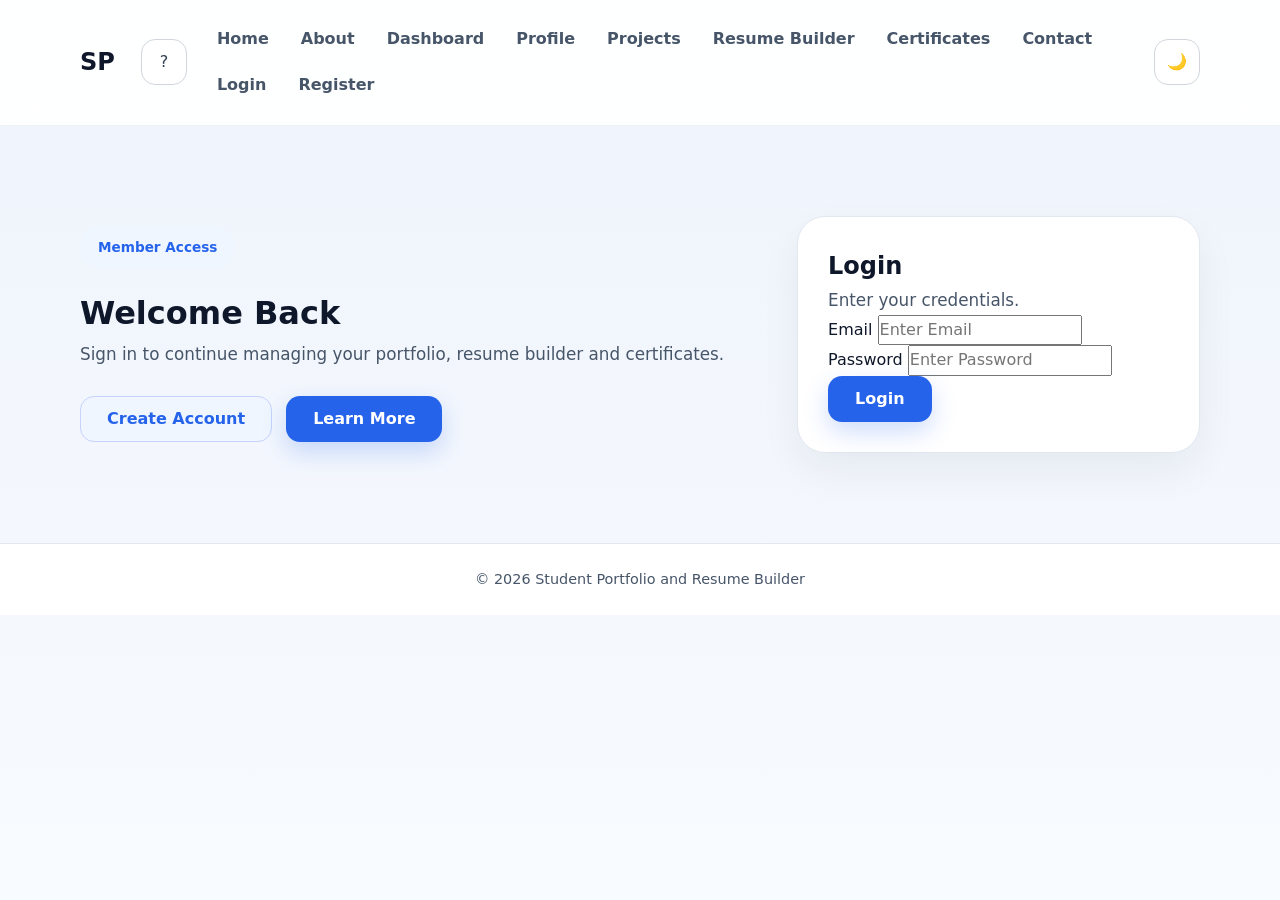
<file: frontend/pages/login.html>
<!DOCTYPE html>
<html lang="en">
<head>
  <meta charset="UTF-8">
  <meta name="viewport" content="width=device-width, initial-scale=1.0">
  <title>Login | Student Portfolio</title>
  <link rel="icon" type="image/svg+xml" href="../assets/images/icons/favicon.svg" />
  <link rel="stylesheet" href="../assets/css/style.css">
  </head>
<body>

<header class="header">
  <div class="container nav">
    <a href="../index.html" class="logo">SP<span></span></a>

    <button class="menu-btn" id="menuToggle">?</button>

    <nav class="nav-links" id="navLinks">
      <a href="../index.html#home">Home</a>
      <a href="about.html">About</a>
      <a href="dashboard.html">Dashboard</a>
      <a href="profile.html">Profile</a>
      <a href="projects.html">Projects</a>
      <a href="resume-builder.html">Resume Builder</a>
      <a href="certificates.html">Certificates</a>
      <a href="contact.html">Contact</a>
      <a href="login.html">Login</a>
      <a href="register.html">Register</a>
    </nav>

    <button class="theme-btn" id="themeToggle">??</button>
  </div>
</header>

<main class="page-section">
  <div class="container">
    <div class="hero-grid">

      <div>
        <span class="tag">Member Access</span>

        <h1>Welcome Back</h1>

        <p class="subtitle">
          Sign in to continue managing your portfolio,
          resume builder and certificates.
        </p>

        <div class="hero-actions">
          <a href="register.html" class="btn secondary">
            Create Account
          </a>

          <a href="../index.html#about" class="btn primary">
            Learn More
          </a>
        </div>
      </div>

      <aside class="card form-card">

        <h2>Login</h2>

        <p class="subtitle">
          Enter your credentials.
        </p>

        <form id="loginForm">

          <div class="form-group">
            <label for="email">Email</label>
            <input
              type="email"
              id="email"
              placeholder="Enter Email"
              required>
          </div>

          <div class="form-group">
            <label for="password">Password</label>
            <input
              type="password"
              id="password"
              placeholder="Enter Password"
              required>
          </div>

          <button type="submit" class="btn primary">
            Login
          </button>

        </form>

      </aside>

    </div>
  </div>
</main>

<footer class="footer">
  <div class="container">
    <p>&copy; 2026 Student Portfolio and Resume Builder</p>
  </div>
</footer>
<script src="../assets/js/config.js"></script>
<script src="../assets/js/auth.js"></script>
<script>

document.getElementById("loginForm")
.addEventListener("submit", async function(e){

    e.preventDefault();

    const data = {

        email: document.getElementById("email").value.trim(),
        password: document.getElementById("password").value

    };

    try{

       const baseUrl = window.getApiBase();

const response = await fetch(
    `${baseUrl}/api/auth/login`,
    {
        method: "POST",
        headers: {
            "Content-Type": "application/json"
        },
        body: JSON.stringify(data)
    }
);

        const contentType = response.headers.get("content-type") || "";
        const result = contentType.includes("application/json")
            ? await response.json()
            : { message: await response.text() };

        if(response.ok){

            try {
                Auth.setSession(result);
            } catch (sessionError) {
                showToast("Login response did not include a user ID. Please contact support.", "error");
                return;
            }

            showToast("Login successful.", "success");

            window.location.href="dashboard.html";

        }else{

            showToast(result.message || "Invalid Email or Password", "error");

        }

    }catch(error){

        showToast(window.getNetworkErrorMessage ? window.getNetworkErrorMessage(error) : "Unable to connect to server.", "error");

    }

});

</script>

<script src="../assets/js/script.js"></script>

</body>
</html>
</file>
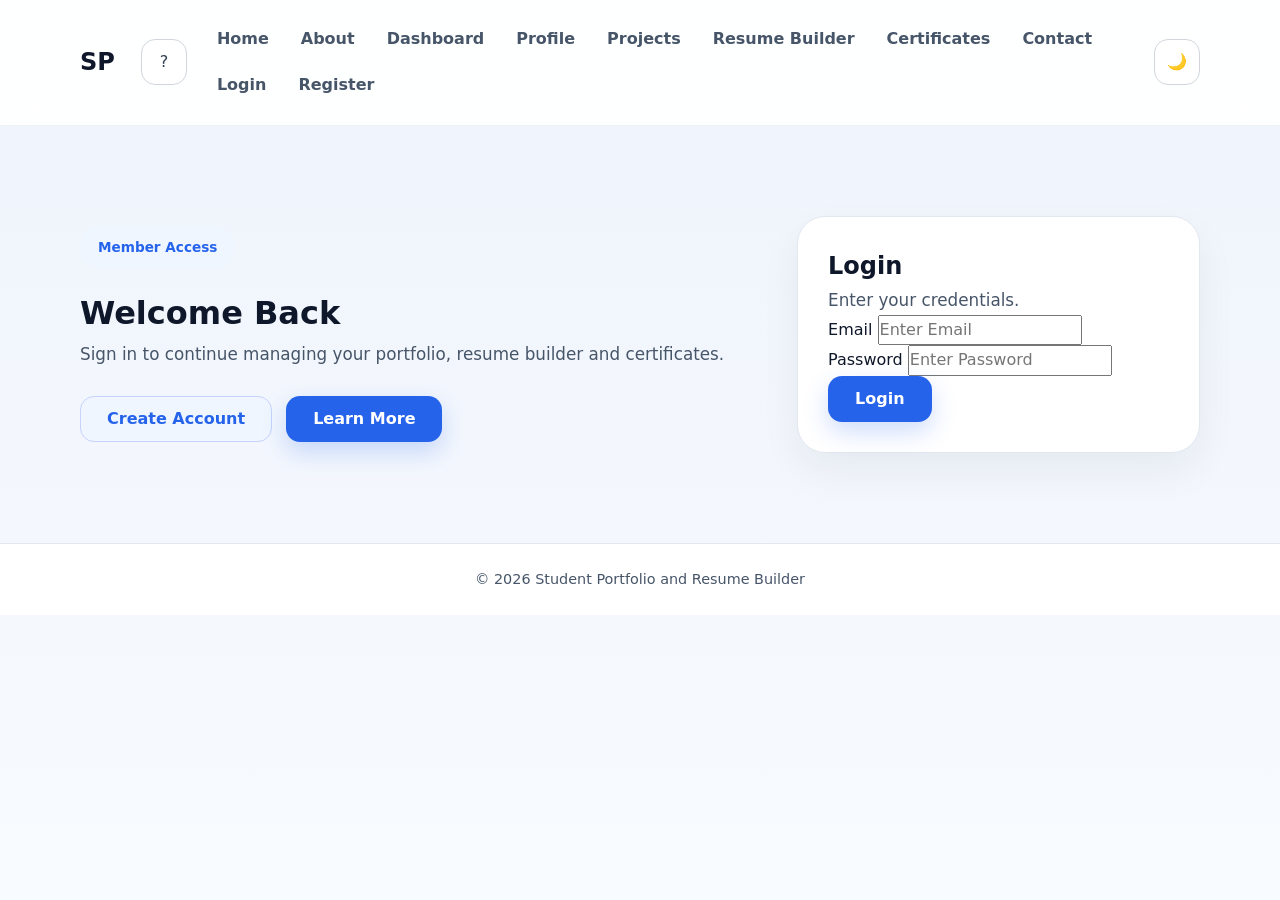
<file: frontend/pages/profile.html>
<!DOCTYPE html>
<html lang="en">
<head>
  <meta charset="utf-8" />
  <meta name="viewport" content="width=device-width, initial-scale=1" />
  <title>Profile | Student Portfolio</title>
  <link rel="icon" type="image/svg+xml" href="../assets/images/icons/favicon.svg" />
  <link rel="stylesheet" href="../assets/css/style.css" />

  <script src="../assets/js/config.js"></script>
  <script src="../assets/js/auth.js"></script>

  <script>
    if (!Auth.requireAuth("login.html")) {
      document.write("");
    }
  </script>
  </head>
<body>
  <header class="header">
    <div class="container nav">
      <a href="../index.html" class="logo">SP<span>Portfolio</span></a>
      <button class="menu-btn" id="menuToggle" type="button" aria-label="Open menu">☰</button>
      <nav class="nav-links" id="navLinks" aria-label="Main navigation">
        <a href="../index.html#home">Home</a>
        <a href="about.html">About</a>
        <a href="dashboard.html">Dashboard</a>
        <a href="profile.html" class="active">Profile</a>
        <a href="projects.html">Projects</a>
        <a href="resume-builder.html">Resume Builder</a>
        <a href="certificates.html">Certificates</a>
        <a href="contact.html">Contact</a>
        <a href="login.html" data-auth="guest">Login</a>
        <a href="register.html" data-auth="guest">Register</a>
      </nav>
      <button class="theme-btn" id="themeToggle" type="button" aria-label="Toggle theme">🌙</button>
    </div>
  </header>

  <main class="page-section">
    <div class="container">
      <div class="hero-grid">
        <div>
          <span class="tag">Student Portfolio</span>
          <h1>About <span id="profileNameHeading">Student</span></h1>
          <p class="subtitle" id="profileBio">Loading profile...</p>
          <div class="hero-actions">
            <a href="projects.html" class="btn primary">View Projects</a>
            <a href="certificates.html" class="btn secondary">See Certificates</a>
          </div>
        </div>
        <aside class="profile-card">
          <div class="profile-circle" id="profileInitials">--</div>
          <h2 id="profileHeadline">Loading...</h2>
          <p id="profileEmailShort">Loading...</p>
          <p class="subtitle" id="profilePhoneShort">Loading...</p>
          <div class="hero-actions" style="justify-content:center; gap:12px; margin-top:18px;" id="profileSocialLinks">
            <!-- GitHub / LinkedIn links populated dynamically -->
          </div>
        </aside>
      </div>

      <section class="section">
        <div class="card">
          <h2>Profile Details</h2>
          <div class="about-grid" id="profileInfoGrid">
            <div class="info-card">
              <h3>Headline</h3>
              <p id="profileHeadlineDetail">Loading...</p>
            </div>
            <div class="info-card">
              <h3>Bio</h3>
              <p id="profileBioDetail">Loading...</p>
            </div>
            <div class="info-card">
              <h3>Contact</h3>
              <p id="profileContact">Loading...</p>
            </div>
            <div class="info-card">
              <h3>Address</h3>
              <p id="profileAddress">Loading...</p>
            </div>
          </div>
        </div>
      </section>

      <section class="section">
        <h2 class="section-title">Selected Projects</h2>
        <div class="project-grid" id="profileProjectGrid">
          <p>Loading Projects...</p>
        </div>
      </section>
    </div>
  </main>

  <footer class="footer">
    <div class="container">
      <p>&copy; 2026 Student Portfolio and Resume Builder</p>
    </div>
  </footer>
  <script src="../assets/js/script.js"></script>
  <script>
    function escapeHTML(str) {
      if (str === null || str === undefined) return "";
      return String(str)
        .replace(/&/g, "&amp;")
        .replace(/</g, "&lt;")
        .replace(/>/g, "&gt;")
        .replace(/"/g, "&quot;")
        .replace(/'/g, "&#039;");
    }

    function isValidUrl(url) {
      if (!url) return false;
      try {
        const parsed = new URL(url);
        return parsed.protocol === "http:" || parsed.protocol === "https:";
      } catch (err) {
        return false;
      }
    }

    function isValidEmail(email) {
      if (!email) return false;
      return /^[^\s@]+@[^\s@]+\.[^\s@]+$/.test(email);
    }

    function safeText(value, fallback) {
      const trimmed = (value ?? "").toString().trim();
      return trimmed ? trimmed : fallback;
    }

    // Reads the first matching field from a list of possible key names.
    // Used only for project data, which may come from a different model shape.
    function pick(obj, keys) {
      for (const key of keys) {
        if (obj && obj[key] !== undefined && obj[key] !== null && obj[key] !== "") {
          return obj[key];
        }
      }
      return "";
    }

    function getSessionUserOrRedirect() {
      const user = Auth.getUser ? Auth.getUser() : null;
      if (!user || !user.userId) {
        showToast("Session expired. Please log in again.", "error");
        Auth.logout();
        return null;
      }
      return user;
    }

    async function fetchWithTimeout(url, options = {}, timeout = 10000) {
      const controller = new AbortController();
      const timer = setTimeout(() => controller.abort(), timeout);
      try {
        const response = await Auth.authFetch(url, {
          ...options,
          signal: controller.signal,
        });
        clearTimeout(timer);
        return response;
      } catch (err) {
        clearTimeout(timer);
        if (err.name === "AbortError") {
          throw new Error("TIMEOUT");
        }
        throw new Error("NETWORK");
      }
    }

    function getInitials(name) {
      if (!name) return "??";
      const parts = name.trim().split(/\s+/).filter(Boolean);
      if (parts.length === 0) return "??";
      if (parts.length === 1) return parts[0].substring(0, 2).toUpperCase();
      return (parts[0][0] + parts[parts.length - 1][0]).toUpperCase();
    }

    function renderSocialLinks(profile) {
      const container = document.getElementById("profileSocialLinks");
      const github = profile.githubUrl || "";
      const linkedin = profile.linkedinUrl || "";
      let html = "";

      if (isValidUrl(github)) {
        html += `<a href="${escapeHTML(github)}" target="_blank" rel="noopener noreferrer" class="btn secondary">GitHub</a>`;
      }

      if (isValidUrl(linkedin)) {
        html += `<a href="${escapeHTML(linkedin)}" target="_blank" rel="noopener noreferrer" class="btn secondary">LinkedIn</a>`;
      }

      container.innerHTML = html;
    }

    function renderProjects(projects) {
      const grid = document.getElementById("profileProjectGrid");

      if (!Array.isArray(projects) || projects.length === 0) {
        grid.innerHTML = "<p>No projects found. Add your first project.</p>";
        return;
      }

      let html = "";
      projects.forEach((project) => {
        const title = pick(project, ["title", "projectTitle", "name"]);
        const description = pick(project, ["description", "projectDescription", "desc"]);
        const githubLink = pick(project, ["githubLink", "github", "githubUrl"])?.trim?.() || "";

        const safeTitle = escapeHTML(safeText(title, "Untitled Project"));
        const safeDescription = escapeHTML(safeText(description, "No description provided."));

        html += `
          <article class="project-card">
            <h3>${safeTitle}</h3>
            <p>${safeDescription}</p>
            <br>
            ${
              githubLink && isValidUrl(githubLink)
                ? `<a href="${escapeHTML(githubLink)}" target="_blank" rel="noopener noreferrer" class="btn secondary">View GitHub</a>`
                : ""
            }
          </article>
        `;
      });

      grid.innerHTML = html;
    }

    function renderProfile(profile) {
      const sessionUser = Auth.getUser ? Auth.getUser() : {};
      const name = safeText(sessionUser.userName, "Student");
      const headline = safeText(profile.headline, "Headline not added yet.");
      const bio = safeText(profile.bio, "Bio not added yet.");
      const phone = safeText(profile.phone, "Phone not added yet.");
      const address = safeText(profile.address, "Address not added yet.");
      const rawEmail = sessionUser.userEmail;
      const email = isValidEmail(rawEmail) ? rawEmail : "Not provided";

      document.getElementById("profileNameHeading").textContent = name;
      document.getElementById("profileBio").textContent = bio;
      document.getElementById("profileInitials").textContent = getInitials(name);
      document.getElementById("profileHeadline").textContent = headline;
      document.getElementById("profileEmailShort").textContent = email;
      document.getElementById("profilePhoneShort").textContent = phone;
      document.getElementById("profileHeadlineDetail").textContent = headline;
      document.getElementById("profileBioDetail").textContent = bio;
      document.getElementById("profileContact").textContent = `${email} | ${phone}`;
      document.getElementById("profileAddress").textContent = address;

      renderSocialLinks(profile);
    }

    function showProfileLoadError(message) {
      const sessionUser = Auth.getUser ? Auth.getUser() : {};
      const name = safeText(sessionUser.userName, "Student");
      const email = isValidEmail(sessionUser.userEmail) ? sessionUser.userEmail : "Not provided";

      document.getElementById("profileNameHeading").textContent = name;
      document.getElementById("profileBio").textContent = message;
      document.getElementById("profileInitials").textContent = getInitials(name);
      document.getElementById("profileHeadline").textContent = "Profile not completed";
      document.getElementById("profileEmailShort").textContent = email;
      document.getElementById("profilePhoneShort").textContent = "Phone not added yet.";
      document.getElementById("profileHeadlineDetail").textContent = "Headline not added yet.";
      document.getElementById("profileBioDetail").textContent = message;
      document.getElementById("profileContact").textContent = `${email} | Phone not added yet.`;
      document.getElementById("profileAddress").textContent = "Address not added yet.";
      document.getElementById("profileSocialLinks").innerHTML = "";
      document.getElementById("profileProjectGrid").innerHTML =
        "<p>Unable to load projects</p>";
    }

    async function loadProfile() {
      const user = getSessionUserOrRedirect();
      if (!user) return;

      try {
        const response = await fetchWithTimeout(
          `${window.API_BASE}/api/profile`,
          { method: "GET" }
        );

        if (response.status === 403) {
          showToast("Access denied.", "error");
          showProfileLoadError("Access denied.");
          return;
        }

        if (response.status === 404) {
          showProfileLoadError("Complete your profile to showcase your bio and contact details.");
          return;
        }

        if (response.status === 400) {
          showToast("Invalid request. Please try again.", "error");
          showProfileLoadError("Unable to load profile.");
          return;
        }

        if (!response.ok) {
          throw new Error("SERVER_" + response.status);
        }

        let profile;
        try {
          profile = await response.json();
        } catch (parseErr) {
          throw new Error("INVALID_RESPONSE");
        }

        if (!profile || typeof profile !== "object") {
          throw new Error("INVALID_RESPONSE");
        }

        renderProfile(profile);
      } catch (error) {
        console.error(error);

        if (error.message === "TIMEOUT") {
          showToast("Request timed out while loading profile.", "error");
          showProfileLoadError("Request timed out. Please try again.");
        } else if (error.message === "NETWORK") {
          showToast("Network error while loading profile.", "error");
          showProfileLoadError("Network error. Please check your connection.");
        } else if (error.message && error.message.startsWith("SERVER_")) {
          showToast("Server error while loading profile.", "error");
          showProfileLoadError("Server error. Please try again later.");
        } else if (error.message === "INVALID_RESPONSE") {
          showToast("Unexpected response from server.", "error");
          showProfileLoadError("Unexpected response from server.");
        } else {
          showToast("Unable to load profile.", "error");
          showProfileLoadError("Unable to load profile.");
        }
      }
    }

    async function loadProjects() {
      const user = getSessionUserOrRedirect();
      if (!user) return;

      try {
        const response = await fetchWithTimeout(
          `${window.API_BASE}/api/projects`,
          { method: "GET" }
        );

        if (!response.ok) {
          throw new Error("SERVER_" + response.status);
        }

        const projects = await response.json();
        renderProjects(Array.isArray(projects) ? projects : []);
      } catch (error) {
        console.error(error);
        document.getElementById("profileProjectGrid").innerHTML =
          "<p>Unable to load projects</p>";
      }
    }

    document.addEventListener("DOMContentLoaded", () => {
      loadProfile();
      loadProjects();
    });
  </script>
</body>
</html>
</file>
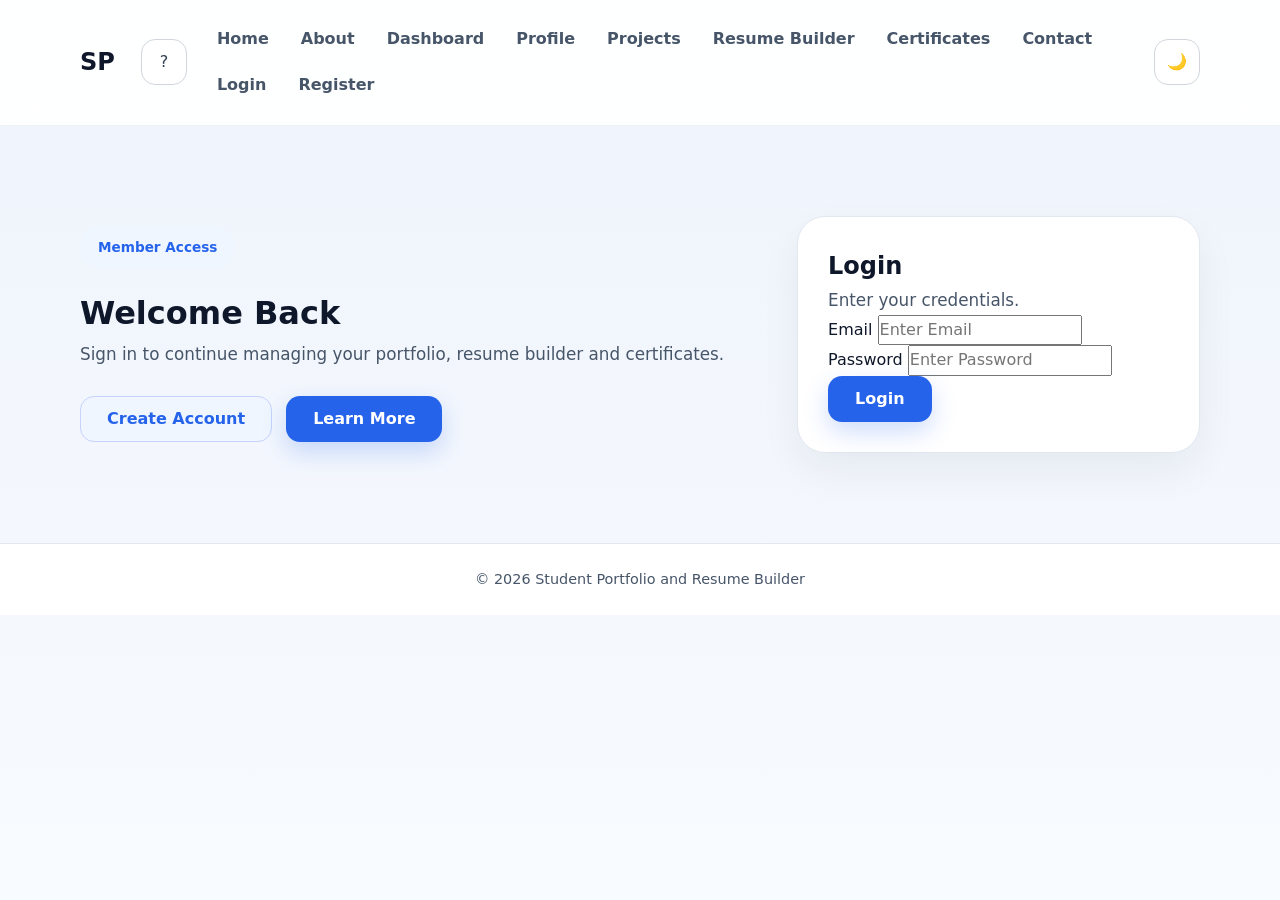
<file: frontend/pages/projects.html>
<!doctype html>
<html lang="en">
  <head>
    <meta charset="UTF-8" />
    <meta name="viewport" content="width=device-width, initial-scale=1.0" />
    <title>Projects | Student Portfolio</title>
  <link rel="icon" type="image/svg+xml" href="../assets/images/icons/favicon.svg" />
  <link rel="stylesheet" href="../assets/css/style.css" />

    <script src="../assets/js/config.js"></script>
    <script src="../assets/js/auth.js"></script>

    <script>
      if (!Auth.requireAuth("login.html")) {
        document.write("");
      }
    </script>
  </head>
  <body>
    <header class="header">
      <div class="container nav">
        <a href="../index.html" class="logo">SP<span>Portfolio</span></a>
        <button
          class="menu-btn"
          id="menuToggle"
          type="button"
          aria-label="Open menu"
        >
          ?
        </button>
        <nav class="nav-links" id="navLinks" aria-label="Main navigation">
          <a href="../index.html#home">Home</a>
          <a href="about.html">About</a>
          <a href="dashboard.html">Dashboard</a>
          <a href="projects.html" class="active">Projects</a>
          <a href="resume-builder.html">Resume Builder</a>
          <a href="certificates.html">Certificates</a>
          <a href="contact.html">Contact</a>
          <a href="login.html" data-auth="guest">Login</a>
          <a href="register.html" data-auth="guest">Register</a>
        </nav>
        <button
          class="theme-btn"
          id="themeToggle"
          type="button"
          aria-label="Toggle theme"
        >
          ??
        </button>
      </div>
    </header>

    <main class="page-section">
      <div class="container">
        <div class="hero-grid">
          <div>
            <span class="tag">Student Work</span>
            <h1>Featured Projects</h1>
            <p class="subtitle">
              Explore student projects that demonstrate responsive design, cloud
              awareness, and practical development skills.
            </p>
            <div class="hero-actions">
              <a href="resume-builder.html" class="btn primary"
                >Build Your Resume</a
              >
              <a href="certificates.html" class="btn secondary"
                >View Certificates</a
              >
            </div>
          </div>
          <aside class="hero-card">
            <h3>Project Highlights</h3>
            <p class="subtitle">
              These examples focus on student-ready applications, simple user
              flows, and polished presentation.
            </p>
          </aside>
        </div>

        <section class="section">
          <div class="card">
            <h2>Add Project</h2>

            <form id="projectForm" autocomplete="off">
              <div class="form-group">
                <label for="title">Project Title</label>
                <input type="text" id="title" maxlength="200" required />
              </div>

              <div class="form-group">
                <label for="description">Description</label>
                <textarea id="description" rows="4" required></textarea>
              </div>

              <div class="form-group">
                <label for="githubLink">GitHub Link</label>
                <input
                  type="url"
                  id="githubLink"
                  maxlength="500"
                  placeholder="https://github.com/yourusername/repo"
                />
              </div>

              <button type="submit" class="btn primary" id="saveProjectBtn">
                Save Project
              </button>
            </form>
          </div>

          <br /><br />

          <div class="project-grid" id="projectList">
            <p>Loading Projects...</p>
          </div>
        </section>
      </div>
    </main>

    <footer class="footer">
      <div class="container">
        <p>&copy; 2026 Student Portfolio and Resume Builder</p>
      </div>
    </footer>
    
   <script src="../assets/js/script.js"></script>

<script>
const baseUrl = window.API_BASE;

const projectForm = document.getElementById("projectForm");
const projectList = document.getElementById("projectList");
const saveProjectBtn = document.getElementById("saveProjectBtn");
      function escapeHTML(str) {
        if (str === null || str === undefined) return "";
        return String(str)
          .replace(/&/g, "&amp;")
          .replace(/</g, "&lt;")
          .replace(/>/g, "&gt;")
          .replace(/"/g, "&quot;")
          .replace(/'/g, "&#039;");
      }

      function isValidUrl(url) {
        if (!url) return false;
        try {
          const parsed = new URL(url);
          return parsed.protocol === "http:" || parsed.protocol === "https:";
        } catch (err) {
          return false;
        }
      }

      function isValidGithubUrl(url) {
        if (!url) return true;
        try {
          const parsed = new URL(url);
          return (
            (parsed.protocol === "http:" || parsed.protocol === "https:") &&
            parsed.hostname.toLowerCase().includes("github.com")
          );
        } catch (err) {
          return false;
        }
      }

      function getSessionUserOrRedirect() {
        const user = Auth.getUser ? Auth.getUser() : null;
        if (!user || !user.userId) {
          showToast("Session expired. Please log in again.", "error");
          Auth.logout();
          return null;
        }
        return user;
      }

      async function fetchWithTimeout(url, options = {}, timeout = 10000) {
        const controller = new AbortController();
        const timer = setTimeout(() => controller.abort(), timeout);
        try {
          const response = await Auth.authFetch(url, {
            ...options,
            signal: controller.signal,
          });
          clearTimeout(timer);
          return response;
        } catch (err) {
          clearTimeout(timer);
          if (err.name === "AbortError") {
            throw new Error("TIMEOUT");
          }
          throw new Error("NETWORK");
        }
      }

      projectForm.addEventListener("submit", async function (e) {
        e.preventDefault();

        const user = getSessionUserOrRedirect();
        if (!user) return;

        const title = document.getElementById("title").value.trim();
        const description = document.getElementById("description").value.trim();
        const githubLink = document.getElementById("githubLink").value.trim();

        if (!title) {
          showToast("Project title is required.", "error");
          return;
        }

        if (!description) {
          showToast("Description is required.", "error");
          return;
        }

        if (githubLink && !isValidGithubUrl(githubLink)) {
          showToast("Please enter a valid GitHub URL.", "error");
          return;
        }

        const data = {
          userId: Number(user.userId),
          title: title,
          description: description,
          githubLink: githubLink,
        };

        const originalBtnText = saveProjectBtn.textContent;
        saveProjectBtn.disabled = true;
        saveProjectBtn.textContent = "Saving Project...";

        try {
          const response = await fetchWithTimeout(
            `${baseUrl}/api/projects`,
            {
              method: "POST",
              headers: {
                "Content-Type": "application/json",
              },
              body: JSON.stringify(data),
            }
          );

          if (response.status === 403) {
            showToast("Access denied.", "error");
            return;
          }

          if (!response.ok) {
            let message = "";
            try {
              message = await response.text();
            } catch (readErr) {
              message = "";
            }
            throw new Error(
              response.status === 400
                ? "VALIDATION_" + (message || "Invalid project details.")
                : "SERVER_" + response.status
            );
          }

          let result;
          try {
            result = await response.text();
          } catch (parseErr) {
            throw new Error("INVALID_RESPONSE");
          }

          showToast(result || "Project saved successfully.", "success");

          projectForm.reset();
          document.getElementById("title").focus();

          await loadProjects();
        } catch (error) {
          console.error(error);

          if (error.message === "TIMEOUT") {
            showToast("Request timed out. Please try again.", "error");
          } else if (error.message === "NETWORK") {
            showToast("Network error. Check your connection.", "error");
          } else if (error.message && error.message.startsWith("VALIDATION_")) {
            showToast(error.message.replace("VALIDATION_", ""), "error");
          } else if (error.message && error.message.startsWith("SERVER_")) {
            showToast("Server error. Please try again later.", "error");
          } else if (error.message === "INVALID_RESPONSE") {
            showToast("Unexpected response from server.", "error");
          } else {
            showToast("Unable to save project.", "error");
          }
        } finally {
          saveProjectBtn.disabled = false;
          saveProjectBtn.textContent = originalBtnText;
        }
      });

      async function loadProjects() {
        const user = getSessionUserOrRedirect();
        if (!user) return;

        projectList.innerHTML = "<p>Loading Projects...</p>";

        try {
          const response = await fetchWithTimeout(
            `${baseUrl}/api/projects`,
            { method: "GET" }
          );

          if (response.status === 403) {
            showToast("Access denied.", "error");
            projectList.innerHTML = "<p>Access denied.</p>";
            return;
          }

          if (!response.ok) {
            throw new Error("SERVER_" + response.status);
          }

          let projects;
          try {
            projects = await response.json();
          } catch (parseErr) {
            throw new Error("INVALID_RESPONSE");
          }

          if (!Array.isArray(projects) || projects.length === 0) {
            projectList.innerHTML =
              "<p>No projects found. Add your first project.</p>";
            return;
          }

          let html = "";

          projects.forEach((project) => {
            const safeTitle = escapeHTML(project.title);
            const safeDescription = escapeHTML(project.description);
            const githubLink = project.githubLink?.trim();

            html += `
          <article class="project-card">
            <h3>${safeTitle}</h3>

            <p>${safeDescription}</p>

            <br>

            ${
              githubLink && isValidUrl(githubLink)
                ? `<a href="${escapeHTML(githubLink)}"
               target="_blank"
               rel="noopener noreferrer"
               class="btn secondary">
               View GitHub
            </a>`
                : ""
            }
          </article>
        `;
          });

          projectList.innerHTML = html;
        } catch (error) {
          console.error(error);

          if (error.message === "TIMEOUT") {
            projectList.innerHTML = "<p>Request timed out. Please try again.</p>";
            showToast("Request timed out while loading projects.", "error");
          } else if (error.message === "NETWORK") {
            projectList.innerHTML = "<p>Unable to load projects</p>";
            showToast("Network error while loading projects.", "error");
          } else if (error.message && error.message.startsWith("SERVER_")) {
            projectList.innerHTML = "<p>Unable to load projects</p>";
            showToast("Server error while loading projects.", "error");
          } else if (error.message === "INVALID_RESPONSE") {
            projectList.innerHTML = "<p>Unable to load projects</p>";
            showToast("Unexpected response from server.", "error");
          } else {
            projectList.innerHTML = "<p>Unable to load projects</p>";
            showToast("Unable to load projects.", "error");
          }
        }
      }

      document.addEventListener("DOMContentLoaded", () => {
        loadProjects();
      });
    </script>
  </body>
</html>
</file>
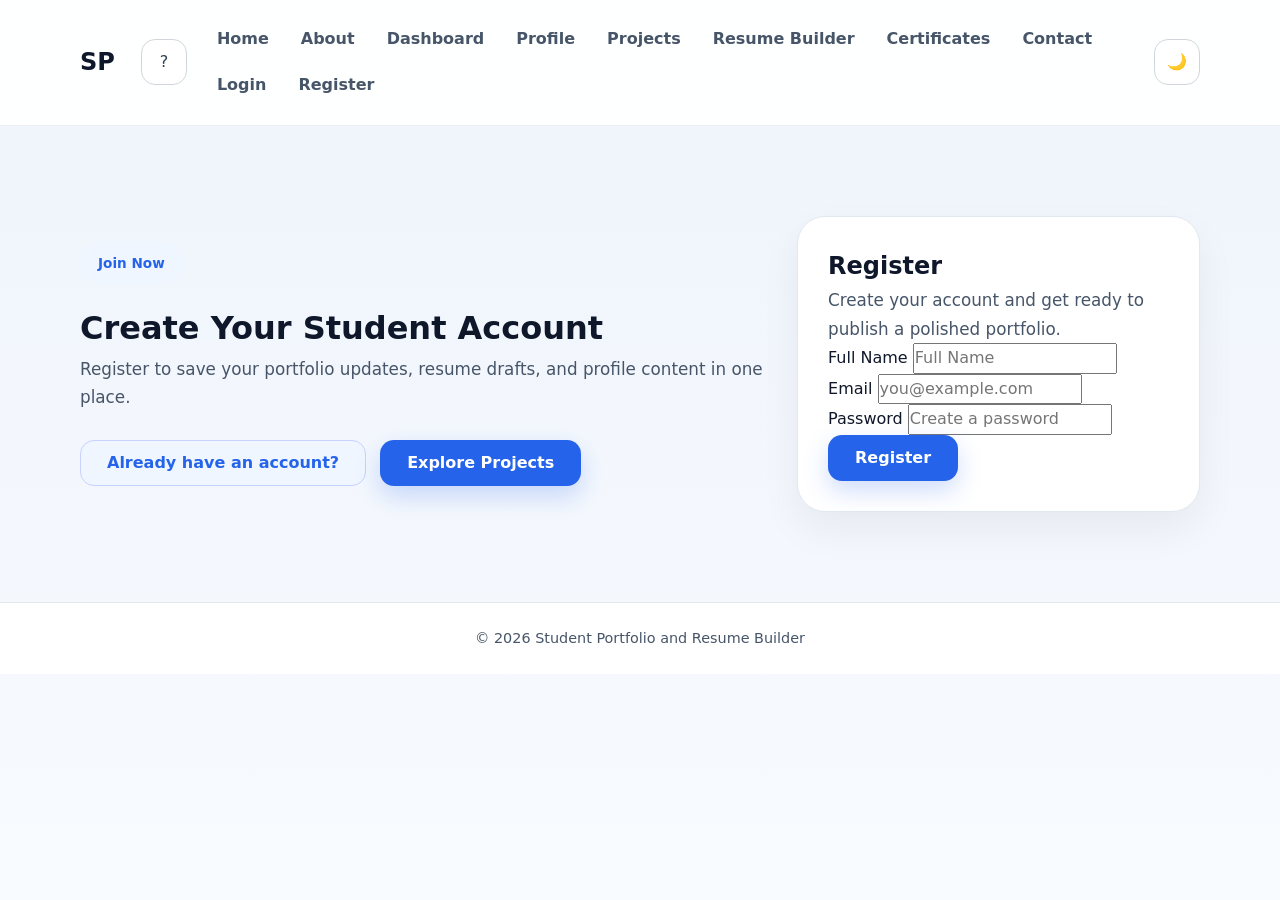
<file: frontend/pages/register.html>
<!DOCTYPE html>
<html lang="en">
<head>
  <meta charset="UTF-8" />
  <meta name="viewport" content="width=device-width, initial-scale=1.0" />
  <title>Register | Student Portfolio</title>
  <link rel="icon" type="image/svg+xml" href="../assets/images/icons/favicon.svg" />
  <link rel="stylesheet" href="../assets/css/style.css">
  </head>
<body>
  <header class="header">
    <div class="container nav">
    <a href="../index.html" class="logo">SP<span></span></a>
     <button class="menu-btn" id="menuToggle" type="button" aria-label="Open menu">?</button>
      <nav class="nav-links" id="navLinks">
    <a href="../index.html#home">Home</a>
    <a href="about.html">About</a>
    <a href="dashboard.html">Dashboard</a>
    <a href="profile.html">Profile</a>
    <a href="projects.html">Projects</a>
    <a href="resume-builder.html">Resume Builder</a>
    <a href="certificates.html">Certificates</a>
    <a href="contact.html">Contact</a>
    <a href="login.html">Login</a>
    <a href="register.html">Register</a>
</nav>
      <button class="theme-btn" id="themeToggle" type="button" aria-label="Toggle theme">??</button>
    </div>
  </header>

  <main class="page-section">
    <div class="container">
      <div class="hero-grid">
        <div>
          <span class="tag">Join Now</span>
          <h1>Create Your Student Account</h1>
          <p class="subtitle">
            Register to save your portfolio updates, resume drafts, and profile content in one place.
          </p>
          <div class="hero-actions">
            <a href="login.html" class="btn secondary">Already have an account?</a>
            <a href="projects.html" class="btn primary">Explore Projects</a>
          </div>
        </div>

        <aside class="card form-card">
          <h2>Register</h2>
          <p class="subtitle">Create your account and get ready to publish a polished portfolio.</p>
          <form id="registerForm">
            <div class="form-group">
              <label for="fullname">Full Name</label>
              <input id="fullname" type="text" maxlength="150" placeholder="Full Name" required />
            </div>
            <div class="form-group">
              <label for="email">Email</label>
              <input id="email" type="email" maxlength="150" placeholder="you@example.com" required />
            </div>
            <div class="form-group">
              <label for="password">Password</label>
              <input id="password" type="password" minlength="8" placeholder="Create a password" required />
            </div>
            <button type="submit" class="btn primary">Register</button>
          </form>
        </aside>
      </div>
    </div>
  </main>

    <footer class="footer">
    <div class="container">
      <p>&copy; 2026 Student Portfolio and Resume Builder</p>
    </div>
  </footer>

  <script src="../assets/js/config.js"></script>
  <script src="../assets/js/auth.js"></script>
  <script>
    document.getElementById("registerForm")
    .addEventListener("submit", async function(e){

      e.preventDefault();

      const data = {
        fullName: document.getElementById("fullname").value.trim(),
        email: document.getElementById("email").value.trim(),
        password: document.getElementById("password").value
      };

      try{

       const baseUrl = window.getApiBase();

const response = await fetch(
    `${baseUrl}/api/auth/register`,
    {
        method:"POST",
        headers:{
            "Content-Type":"application/json"
        },
        body: JSON.stringify(data)
    }
);

        if(response.ok){
          showToast("Registration successful. Please log in.", "success");
          window.location.href="login.html";
        }else{
          const error=await response.text();
          showToast(error || "Unable to register. Please check your details.", "error");
        }

      }catch(err){
        showToast(window.getNetworkErrorMessage ? window.getNetworkErrorMessage(err) : "Unable to connect to server.", "error");
      }

    });
  </script>

 <script src="../assets/js/script.js"></script>

</body>
</html>
</file>
<file: frontend/assets/css/style.css>
﻿/* ============================================================
   Student Portfolio & Resume Builder — style.css
   ============================================================ */

/* ── CSS Custom Properties ── */
:root {
  color-scheme: light;
  font-family: Inter, "Segoe UI", system-ui, sans-serif;
  font-size: 16px;

  --clr-bg:        #eef3fb;
  --clr-surface:   #ffffff;
  --clr-text:      #0f172a;
  --clr-muted:     #475569;
  --clr-border:    #e2e8f0;
  --clr-accent:    #2563eb;
  --clr-accent-lt: #eff6ff;
  --clr-green:     #10b981;
  --clr-input-bg:  #f8fafc;
  --radius-card:   28px;
  --radius-btn:    14px;
  --shadow-card:   0 18px 40px rgba(15, 23, 42, 0.06);
}

/* ── Reset ── */
*,
*::before,
*::after {
  box-sizing: border-box;
  margin: 0;
  padding: 0;
}

html {
  scroll-behavior: smooth;
}

body {
  min-height: 100vh;
  background: linear-gradient(180deg, var(--clr-bg) 0%, #f8fbff 100%);
  color: var(--clr-text);
  line-height: 1.65;
}

img {
  max-width: 100%;
  display: block;
}

a {
  color: inherit;
  text-decoration: none;
}

button,
input,
textarea,
select {
  font: inherit;
}

/* ────────────────────────────────────────────────────────
   LAYOUT
──────────────────────────────────────────────────────── */
.container {
  width: min(1120px, calc(100% - 40px));
  margin: 0 auto;
}

.section,
.hero,
.page-section {
  padding: 90px 0;
}

/* ────────────────────────────────────────────────────────
   HEADER / NAV
──────────────────────────────────────────────────────── */
.header {
  position: sticky;
  top: 0;
  z-index: 999;
  background: rgba(255, 255, 255, 0.94);
  backdrop-filter: blur(16px);
  -webkit-backdrop-filter: blur(16px);
  border-bottom: 1px solid rgba(148, 163, 184, 0.16);
}

.nav {
  display: flex;
  align-items: center;
  justify-content: space-between;
  gap: 16px;
  padding: 18px 0;
  position: relative;
}

.logo {
  display: inline-flex;
  align-items: center;
  gap: 10px;
  font-size: 1.5rem;
  font-weight: 800;
  color: var(--clr-text);
  flex-shrink: 0;
}

.logo span {
  color: var(--clr-accent);
}

.nav-links {
  display: flex;
  align-items: center;
  gap: 4px;
  flex-wrap: wrap;
}

.nav-links a {
  color: var(--clr-muted);
  font-weight: 600;
  padding: 8px 14px;
  border-radius: 999px;
  transition: background 0.2s, color 0.2s, transform 0.2s;
  white-space: nowrap;
}

.nav-links a:hover,
.nav-links a.active {
  background: var(--clr-accent);
  color: #ffffff;
  transform: translateY(-1px);
}

.menu-btn,
.theme-btn {
  display: inline-flex;
  align-items: center;
  justify-content: center;
  width: 46px;
  height: 46px;
  border-radius: var(--radius-btn);
  border: 1px solid #d1d5db;
  color: #334155;
  background: var(--clr-surface);
  cursor: pointer;
  transition: transform 0.2s, background 0.2s, box-shadow 0.2s;
  flex-shrink: 0;
}

.menu-btn:hover,
.theme-btn:hover {
  transform: translateY(-1px);
  background: #f8fafc;
  box-shadow: 0 8px 20px rgba(15, 23, 42, 0.08);
}

/* ────────────────────────────────────────────────────────
   BUTTONS
──────────────────────────────────────────────────────── */
.btn {
  display: inline-flex;
  align-items: center;
  justify-content: center;
  padding: 14px 26px;
  border-radius: var(--radius-btn);
  font-weight: 700;
  cursor: pointer;
  transition: transform 0.2s, box-shadow 0.2s, background 0.2s, opacity 0.2s;
  text-decoration: none;
  border: 1px solid transparent;
  font-size: 1rem;
  line-height: 1;
}

.btn:hover {
  transform: translateY(-1px);
}

.btn:disabled,
.btn[disabled] {
  opacity: 0.55;
  cursor: not-allowed;
  transform: none !important;
}

.btn.primary {
  color: #ffffff;
  background: var(--clr-accent);
  box-shadow: 0 10px 24px rgba(37, 99, 235, 0.22);
}

.btn.primary:hover {
  background: #1d4ed8;
  box-shadow: 0 14px 30px rgba(37, 99, 235, 0.30);
}

.btn.secondary {
  color: var(--clr-accent);
  background: var(--clr-accent-lt);
  border-color: #c7d2fe;
}

.btn.secondary:hover {
  background: #dbeafe;
}

/* Download / green button variant */
.btn.download-btn {
  color: #ffffff;
  background: #059669;
  border-color: transparent;
  box-shadow: 0 10px 24px rgba(5, 150, 105, 0.22);
}

.btn.download-btn:hover {
  background: #047857;
  box-shadow: 0 14px 30px rgba(5, 150, 105, 0.30);
}

.btn.download-btn:disabled {
  background: #6b7280;
}

/* ────────────────────────────────────────────────────────
   CARDS
──────────────────────────────────────────────────────── */
.card,
.project-card,
.certificate-card,
.contact-card,
.info-card,
.skill-card {
  background: var(--clr-surface);
  border-radius: var(--radius-card);
  border: 1px solid var(--clr-border);
  box-shadow: var(--shadow-card);
}

.card,
.contact-card {
  padding: 30px;
}

/* ────────────────────────────────────────────────────────
   HERO
──────────────────────────────────────────────────────── */
.hero-grid {
  display: grid;
  grid-template-columns: minmax(300px, 1.7fr) minmax(280px, 1fr);
  align-items: center;
  gap: 32px;
}

.tag {
  display: inline-flex;
  padding: 10px 18px;
  border-radius: 999px;
  background: var(--clr-accent-lt);
  color: var(--clr-accent);
  font-weight: 700;
  font-size: 0.85rem;
  margin-bottom: 18px;
}

.hero-text h1 {
  font-size: clamp(2.4rem, 4vw, 4rem);
  line-height: 1.08;
  color: var(--clr-text);
  margin-bottom: 16px;
}

.hero-text h1 span {
  color: var(--clr-accent);
}

.subtitle {
  color: var(--clr-muted);
  font-size: 1.05rem;
  line-height: 1.7;
}

.hero-actions {
  display: flex;
  flex-wrap: wrap;
  gap: 14px;
  margin-top: 28px;
}

.hero-card {
  padding: 32px;
  display: grid;
  gap: 14px;
}

.hero-card h3 {
  font-size: 1.35rem;
  color: var(--clr-text);
}

.profile-circle {
  width: 90px;
  height: 90px;
  border-radius: 50%;
  display: grid;
  place-items: center;
  background: #e0f2fe;
  color: #0c4a6e;
  font-size: 1.8rem;
  font-weight: 800;
}

/* ────────────────────────────────────────────────────────
   SECTION TITLES
──────────────────────────────────────────────────────── */
.section-title {
  font-size: clamp(2rem, 3.5vw, 3rem);
  line-height: 1.1;
  color: var(--clr-text);
  margin-bottom: 12px;
}

.section-title span {
  color: var(--clr-accent);
}

.section-description {
  display: inline-flex;
  padding: 10px 18px;
  border-radius: 999px;
  background: var(--clr-accent-lt);
  color: var(--clr-accent);
  font-weight: 600;
  font-size: 0.9rem;
  margin-bottom: 28px;
}

/* ────────────────────────────────────────────────────────
   ABOUT / SKILLS / PROJECTS GRIDS
──────────────────────────────────────────────────────── */
.about-grid,
.skills-grid,
.project-grid {
  display: grid;
  gap: 24px;
  grid-template-columns: repeat(auto-fit, minmax(240px, 1fr));
}

.info-card {
  padding: 26px;
  background: #f8fbff;
  border: 1px solid #dbeafe;
  border-radius: 22px;
}

.info-card h3 {
  color: var(--clr-text);
  margin-bottom: 10px;
  font-size: 1.15rem;
}

.skill-card {
  padding: 22px;
  border-radius: 20px;
  background: #f8fbff;
  border: 1px solid #dbeafe;
  text-align: center;
  color: var(--clr-text);
  font-weight: 700;
  transition: transform 0.2s, box-shadow 0.2s;
}

.skill-card:hover {
  transform: translateY(-2px);
  box-shadow: 0 8px 20px rgba(37, 99, 235, 0.12);
}

.project-card {
  padding: 26px;
  min-height: 180px;
}

.project-card h3 {
  color: var(--clr-text);
  font-size: 1.15rem;
  margin-bottom: 10px;
}

.project-card p {
  color: var(--clr-muted);
  font-size: 0.95rem;
}

/* ────────────────────────────────────────────────────────
   RESUME BUILDER
──────────────────────────────────────────────────────── */
.builder-grid {
  display: grid;
  grid-template-columns: minmax(320px, 1.1fr) minmax(280px, 1fr);
  gap: 28px;
  align-items: start;
}

/* ── Form ── */
.builder-form {
  display: flex;
  flex-direction: column;
  gap: 10px;
}

/* Section headings inside the form */
.form-section-heading {
  font-size: 1rem;
  font-weight: 800;
  color: var(--clr-accent);
  letter-spacing: 0.04em;
  text-transform: uppercase;
  margin-top: 18px;
  margin-bottom: 2px;
  padding-bottom: 6px;
  border-bottom: 2px solid var(--clr-accent-lt);
}

.builder-form label {
  font-weight: 700;
  color: #1e3a8a;
  font-size: 0.95rem;
  margin-top: 4px;
}

/* small descriptive hint next to label */
.field-hint {
  font-weight: 400;
  color: var(--clr-muted);
  font-size: 0.82rem;
  margin-left: 4px;
}

/* All text inputs and textareas in the form */
.builder-form input[type="text"],
.builder-form input[type="email"],
.builder-form input[type="tel"],
.builder-form input[type="url"],
.builder-form input[type="number"],
.builder-form textarea {
  width: 100%;
  border: 1.5px solid #d1d5db;
  border-radius: 12px;
  padding: 12px 16px;
  background: var(--clr-input-bg);
  color: var(--clr-text);
  outline: none;
  transition: border-color 0.2s, box-shadow 0.2s;
  font-size: 0.95rem;
}

.builder-form input[type="text"]:focus,
.builder-form input[type="email"]:focus,
.builder-form input[type="tel"]:focus,
.builder-form input[type="url"]:focus,
.builder-form input[type="number"]:focus,
.builder-form textarea:focus {
  border-color: var(--clr-accent);
  box-shadow: 0 0 0 4px rgba(37, 99, 235, 0.10);
  background: #ffffff;
}

.builder-form textarea {
  resize: vertical;
  min-height: 90px;
}

/* File input */
.file-input {
  width: 100%;
  padding: 8px 0;
  font-size: 0.9rem;
  color: var(--clr-muted);
  cursor: pointer;
}

/* Form action buttons row */
.form-actions {
  display: flex;
  gap: 12px;
  flex-wrap: wrap;
  margin-top: 18px;
  padding-top: 18px;
  border-top: 1px solid var(--clr-border);
}

.form-actions .btn {
  flex: 1 1 auto;
  min-width: 160px;
}

/* ── Preview panel ── */
.preview {
  position: sticky;
  top: 90px;         /* stay visible while scrolling the form */
  padding: 28px;
  min-height: 320px;
  max-height: 85vh;
  overflow-y: auto;
}

.preview h3 {
  font-size: 1.1rem;
  color: var(--clr-accent);
  margin-bottom: 16px;
  padding-bottom: 10px;
  border-bottom: 2px solid var(--clr-accent-lt);
}

.preview-row {
  display: flex;
  gap: 6px;
  margin-bottom: 8px;
  font-size: 0.9rem;
  line-height: 1.5;
  word-break: break-word;
}

.preview-row strong {
  color: var(--clr-text);
  min-width: 110px;
  flex-shrink: 0;
}

.preview-row span {
  color: var(--clr-muted);
}

/* ────────────────────────────────────────────────────────
   CONTACT SECTION
──────────────────────────────────────────────────────── */
.contact-card {
  max-width: 560px;
  display: flex;
  flex-direction: column;
  gap: 10px;
}

.contact-card label {
  font-weight: 700;
  color: #1e3a8a;
  font-size: 0.95rem;
  margin-top: 4px;
}

.contact-card input {
  width: 100%;
  border: 1.5px solid #d1d5db;
  border-radius: 12px;
  padding: 12px 16px;
  background: var(--clr-input-bg);
  color: var(--clr-text);
  outline: none;
  transition: border-color 0.2s, box-shadow 0.2s;
  font-size: 0.95rem;
}

.contact-card input:focus {
  border-color: var(--clr-accent);
  box-shadow: 0 0 0 4px rgba(37, 99, 235, 0.10);
}

/* ────────────────────────────────────────────────────────
   FOOTER
──────────────────────────────────────────────────────── */
.footer {
  border-top: 1px solid var(--clr-border);
  padding: 24px 0;
  text-align: center;
  background: var(--clr-surface);
  color: var(--clr-muted);
  font-size: 0.9rem;
}

/* ────────────────────────────────────────────────────────
   DARK THEME
──────────────────────────────────────────────────────── */
.dark-theme {
  --clr-bg:       #0b1220;
  --clr-surface:  #111827;
  --clr-text:     #e2e8f0;
  --clr-muted:    #94a3b8;
  --clr-border:   #1f2937;
  --clr-input-bg: #1a2234;

  background: #0b1220;
  color: var(--clr-text);
}

.dark-theme body {
  background: #0b1220;
}

.dark-theme .header {
  background: rgba(10, 16, 30, 0.94);
  border-color: rgba(148, 163, 184, 0.10);
}

.dark-theme .logo {
  color: var(--clr-text);
}

.dark-theme .nav-links a {
  color: #cbd5e1;
}

.dark-theme .nav-links a:hover,
.dark-theme .nav-links a.active {
  background: #1d4ed8;
  color: #ffffff;
}

.dark-theme .menu-btn,
.dark-theme .theme-btn {
  background: #1f2937;
  border-color: #374151;
  color: #e2e8f0;
}

.dark-theme .card,
.dark-theme .hero-card,
.dark-theme .project-card,
.dark-theme .certificate-card,
.dark-theme .contact-card,
.dark-theme .info-card,
.dark-theme .skill-card,
.dark-theme .preview {
  background: var(--clr-surface);
  border-color: var(--clr-border);
  color: var(--clr-text);
}

.dark-theme .section-title,
.dark-theme .hero-text h1,
.dark-theme .hero-card h3,
.dark-theme .info-card h3,
.dark-theme .project-card h3 {
  color: var(--clr-text);
}

.dark-theme .subtitle,
.dark-theme .section-description,
.dark-theme .project-card p,
.dark-theme .info-card p {
  color: var(--clr-muted);
}

.dark-theme .builder-form input,
.dark-theme .builder-form textarea,
.dark-theme .contact-card input {
  background: var(--clr-input-bg);
  border-color: #374151;
  color: var(--clr-text);
}

.dark-theme .builder-form input:focus,
.dark-theme .builder-form textarea:focus,
.dark-theme .contact-card input:focus {
  border-color: #3b82f6;
  box-shadow: 0 0 0 4px rgba(59, 130, 246, 0.15);
  background: #1a2234;
}

.dark-theme .builder-form label,
.dark-theme .contact-card label {
  color: #60a5fa;
}

.dark-theme .form-section-heading {
  color: #60a5fa;
  border-color: #1e3a5f;
}

.dark-theme .preview h3 {
  color: #60a5fa;
  border-color: #1e3a5f;
}

.dark-theme .preview-row strong {
  color: var(--clr-text);
}

.dark-theme .form-actions {
  border-color: var(--clr-border);
}

.dark-theme .footer {
  background: rgba(10, 16, 30, 0.98);
  border-color: var(--clr-border);
}

.dark-theme .tag,
.dark-theme .section-description {
  background: #1e3a5f;
  color: #60a5fa;
}

.dark-theme .btn.secondary {
  background: #1e3a5f;
  color: #60a5fa;
  border-color: #1d4ed8;
}

/* ────────────────────────────────────────────────────────
   RESPONSIVE — TABLET  (≤ 960px)
──────────────────────────────────────────────────────── */
@media (max-width: 960px) {
  .hero-grid,
  .builder-grid {
    grid-template-columns: 1fr;
  }

  .hero {
    padding-top: 72px;
  }

  .preview {
    position: static;   /* unstick on mobile — form and preview stack */
    max-height: none;
  }
}

/* ────────────────────────────────────────────────────────
   RESPONSIVE — MOBILE  (≤ 720px)
──────────────────────────────────────────────────────── */
@media (max-width: 720px) {
  .nav {
    flex-wrap: wrap;
    justify-content: space-between;
  }

  .nav-links {
    position: absolute;
    top: 100%;
    left: 0;
    right: 0;
    overflow: hidden;
    max-height: 0;
    flex-direction: column;
    background: rgba(255, 255, 255, 0.97);
    padding: 0 22px;
    opacity: 0;
    pointer-events: none;
    border-bottom: 1px solid var(--clr-border);
    transition: max-height 0.3s ease, opacity 0.3s ease, padding 0.3s ease;
    z-index: 100;
  }

  .nav-links.open {
    max-height: 520px;
    opacity: 1;
    pointer-events: auto;
    padding-top: 16px;
    padding-bottom: 20px;
  }

  .nav-links a {
    width: 100%;
    padding: 13px 0;
    border-radius: 8px;
  }

  .theme-btn {
    order: 2;
  }

  .dark-theme .nav-links {
    background: rgba(10, 16, 30, 0.97);
  }
}

/* ────────────────────────────────────────────────────────
   RESPONSIVE — SMALL MOBILE  (≤ 520px)
──────────────────────────────────────────────────────── */
@media (max-width: 520px) {
  .hero-text h1,
  .section-title {
    font-size: 2rem;
  }

  .hero-actions,
  .form-actions {
    flex-direction: column;
  }

  .form-actions .btn {
    width: 100%;
  }

  .container {
    width: calc(100% - 24px);
  }

  .section,
  .hero {
    padding: 60px 0;
  }

  .preview-row {
    flex-direction: column;
    gap: 2px;
  }

  .preview-row strong {
    min-width: unset;
  }
}
</file>
